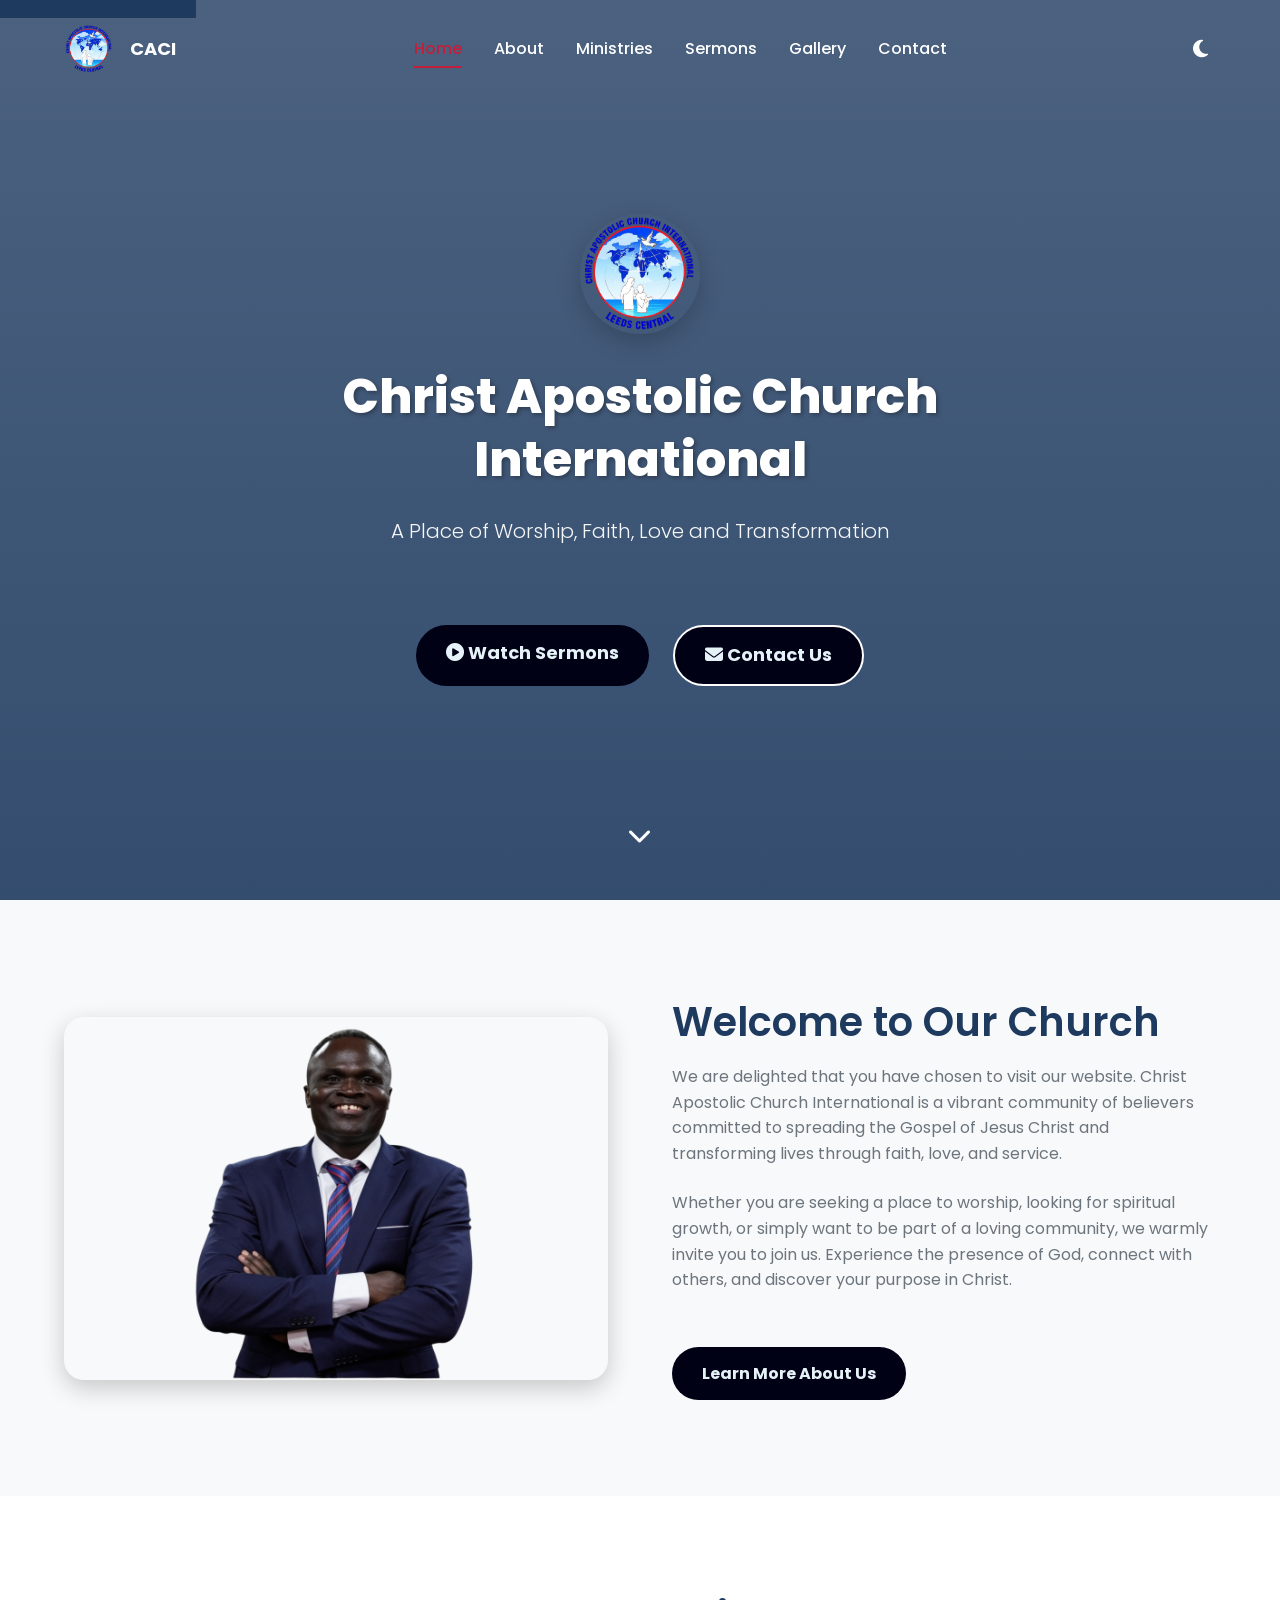
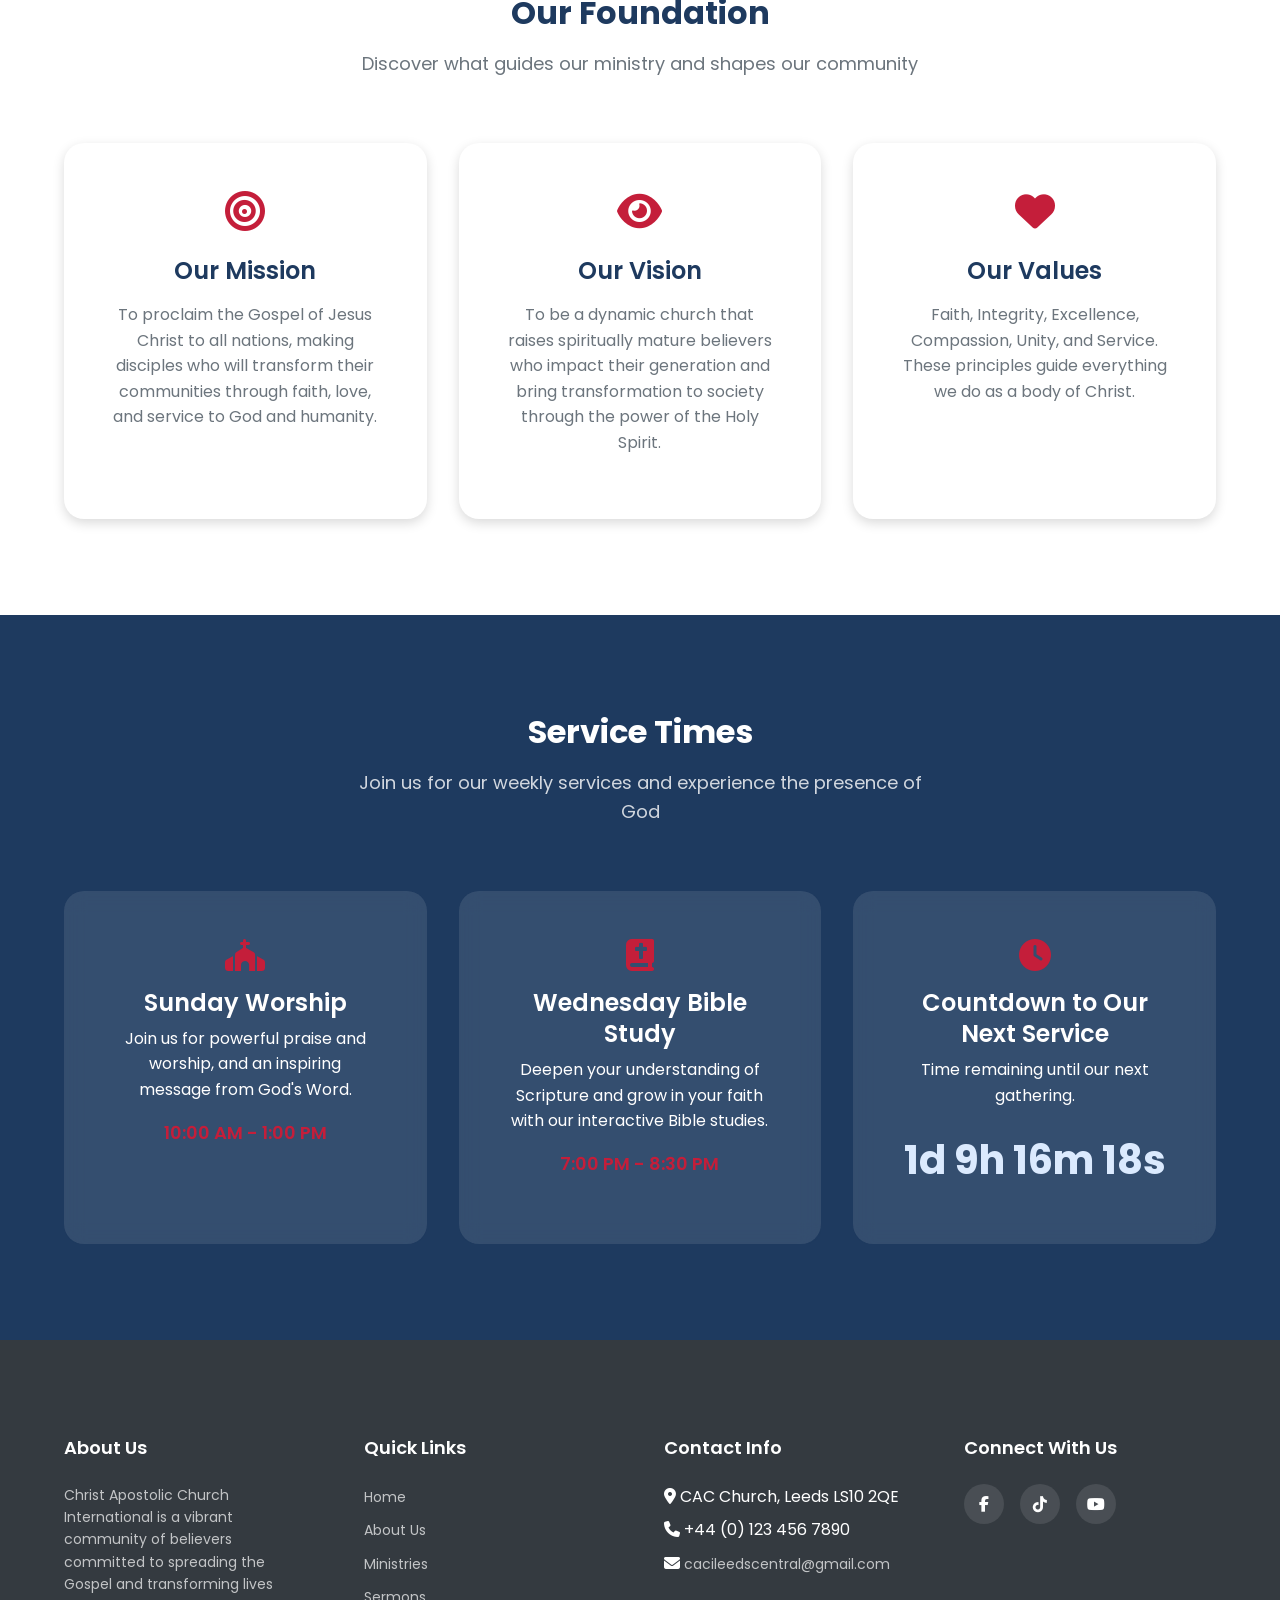
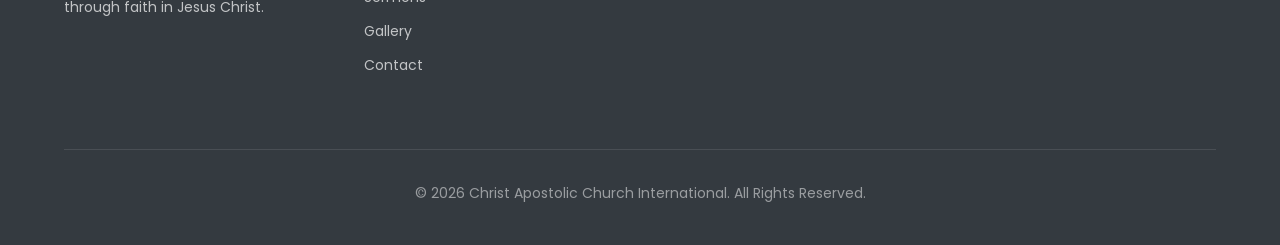
<file: index.html>
<!DOCTYPE html>
<html lang="en">
<head>
    <meta charset="UTF-8">
    <meta name="viewport" content="width=device-width, initial-scale=1.0">
    <meta name="description" content="Christ Apostolic Church International - A Place of Worship, Faith, Love and Transformation. Join us for uplifting services and spiritual growth.">
    <meta name="keywords" content="church, worship, faith, Christ Apostolic Church, prayer, community">
    <meta name="author" content="Christ Apostolic Church International">

    <!-- Open Graph Meta Tags -->
    <meta property="og:title" content="Christ Apostolic Church International">
    <meta property="og:description" content="A Place of Worship, Faith, Love and Transformation">
    <meta property="og:type" content="website">
    <meta property="og:image" content="images/og-image.jpg">

    <title>Christ Apostolic Church International | Home</title>

    <!-- Font Awesome -->
    <link rel="stylesheet" href="https://cdnjs.cloudflare.com/ajax/libs/font-awesome/6.4.0/css/all.min.css">

    <!-- Main Stylesheet -->
    <link rel="stylesheet" href="style.css">

    <!-- Favicon -->
    <link rel="icon" type="image/png" href="images/logo1.png">
</head>
<body>
    <!-- Skip Link for Accessibility -->
    <a href="#main-content" class="skip-link">Skip to main content</a>

    <!-- Navigation -->
    <nav class="navbar" role="navigation" aria-label="Main navigation">
        <div class="container">
            <a href="index.html" class="nav-logo">
                <img src="images/logo1.png" alt="Church Logo">
                <span class="nav-logo-text">CACI</span>
            </a>

            <ul class="nav-menu">
                <li><a href="index.html" class="nav-link active">Home</a></li>
                <li><a href="about.html" class="nav-link">About</a></li>
                <li><a href="ministries.html" class="nav-link">Ministries</a></li>
                <li><a href="sermons.html" class="nav-link">Sermons</a></li>
                <li><a href="gallery.html" class="nav-link">Gallery</a></li>
                <li><a href="contact.html" class="nav-link">Contact</a></li>
            </ul>

            <div class="nav-actions">
                <button class="theme-toggle" aria-label="Toggle dark mode">
                    <i class="fas fa-moon"></i>
                </button>
                <button class="hamburger" aria-label="Toggle menu" aria-expanded="false">
                    <span></span>
                    <span></span>
                    <span></span>
                </button>
            </div>
        </div>
    </nav>

    <!-- Main Content -->
    <main id="main-content">
        <!-- Hero Section -->
        <section class="hero">
            <div class="hero-content">
                <img src="images/logo1.png" alt="Church Logo" class="hero-logo">
                <h1 class="hero-title">Christ Apostolic Church International</h1>
                <p class="hero-subtitle">A Place of Worship, Faith, Love and Transformation</p>
                <div class="hero-buttons">
                    <a href="sermons.html" class="btn btn-primary btn-large">
                        <i class="fas fa-play-circle"></i> Watch Sermons
                    </a>
                    <a href="contact.html" class="btn btn-outline btn-large">
                        <i class="fas fa-envelope"></i> Contact Us
                    </a>
                </div>
            </div>
            <div class="scroll-indicator">
                <i class="fas fa-chevron-down" style="color: white; font-size: 24px;"></i>
            </div>
        </section>

        <!-- Welcome Section -->
        <section class="section welcome">
            <div class="container">
                <div class="welcome-grid">
                    <div class="welcome-image fade-in">
                        <img src="images/Hero.png" alt="Church Interior" loading="lazy">
                    </div>
                    <div class="welcome-text fade-in">
                        <h2>Welcome to Our Church</h2>
                        <p>We are delighted that you have chosen to visit our website. Christ Apostolic Church International is a vibrant community of believers committed to spreading the Gospel of Jesus Christ and transforming lives through faith, love, and service.</p>
                        <p>Whether you are seeking a place to worship, looking for spiritual growth, or simply want to be part of a loving community, we warmly invite you to join us. Experience the presence of God, connect with others, and discover your purpose in Christ.</p>
                        <a href="about.html" class="btn btn-secondary">Learn More About Us</a>
                    </div>
                </div>
            </div>
        </section>

        <!-- Mission, Vision, Values -->
        <section class="section">
            <div class="container">
                <h2 class="section-title fade-in">Our Foundation</h2>
                <p class="section-subtitle fade-in">Discover what guides our ministry and shapes our community</p>

                <div class="mission-cards">
                    <div class="mission-card fade-in delay-1">
                        <i class="fas fa-bullseye"></i>
                        <h3>Our Mission</h3>
                        <p>To proclaim the Gospel of Jesus Christ to all nations, making disciples who will transform their communities through faith, love, and service to God and humanity.</p>
                    </div>
                    <div class="mission-card fade-in delay-2">
                        <i class="fas fa-eye"></i>
                        <h3>Our Vision</h3>
                        <p>To be a dynamic church that raises spiritually mature believers who impact their generation and bring transformation to society through the power of the Holy Spirit.</p>
                    </div>
                    <div class="mission-card fade-in delay-3">
                        <i class="fas fa-heart"></i>
                        <h3>Our Values</h3>
                        <p>Faith, Integrity, Excellence, Compassion, Unity, and Service. These principles guide everything we do as a body of Christ.</p>
                    </div>
                </div>
            </div>
        </section>

        <!-- Service Times -->
        <section class="section service-times">
            <div class="container">
                <h2 class="section-title fade-in">Service Times</h2>
                <p class="section-subtitle fade-in">Join us for our weekly services and experience the presence of God</p>

                <div class="service-cards">
                    <div class="service-card fade-in delay-1">
                        <i class="fas fa-church"></i>
                        <h3>Sunday Worship</h3>
                        <p>Join us for powerful praise and worship, and an inspiring message from God's Word.</p>
                        <span class="time">10:00 AM - 1:00 PM</span>
                    </div>
                    <div class="service-card fade-in delay-2">
                        <i class="fas fa-book-bible"></i>
                        <h3>Wednesday Bible Study</h3>
                        <p>Deepen your understanding of Scripture and grow in your faith with our interactive Bible studies.</p>
                        <span class="time">7:00 PM - 8:30 PM</span>
                    </div>
                   <div class="service-card fade-in delay-3 countdown-card">
                        <i class="fas fa-clock"></i>

                        <h3>Countdown to Our Next Service</h3>
                        <p>Time remaining until our next gathering.</p>

                        <div class="countdown">
                            <div id="countdown"></div>
                        </div>
                    </div>
        </section>

    <!-- Footer -->
    <footer class="footer">
        <div class="container">
            <div class="footer-content">
                <div class="footer-col">
                    <h4>About Us</h4>
                    <p>Christ Apostolic Church International is a vibrant community of believers committed to spreading the Gospel and transforming lives through faith in Jesus Christ.</p>
                </div>
                <div class="footer-col">
                    <h4>Quick Links</h4>
                    <ul>
                        <li><a href="index.html">Home</a></li>
                        <li><a href="about.html">About Us</a></li>
                        <li><a href="ministry.html">Ministries</a></li>
                        <li><a href="sermons.html">Sermons</a></li>
                        <li><a href="gallery.html">Gallery</a></li>
                        <li><a href="contact.html">Contact</a></li>
                    </ul>
                </div>
                <div class="footer-col">
                    <h4>Contact Info</h4>
                    <ul>
                        <li><i class="fas fa-map-marker-alt"></i> CAC Church, Leeds LS10 2QE</li>
                        <li><i class="fas fa-phone"></i> +44 (0) 123 456 7890</li>
                        <li>
    <i class="fas fa-envelope"></i>
    <a href="mailto:cacileedscentral@gmail.com">cacileedscentral@gmail.com</a>
</li>
                    </ul>
                </div>
                <div class="footer-col">
                    <h4>Connect With Us</h4>
                    <div class="social-links">
                        <a href="https://www.facebook.com/share/1D46SfAcR9/?mibextid=wwXIfr" aria-label="Facebook"><i class="fab fa-facebook-f"></i></a>
                        <a href="https://www.tiktok.com/@caci.leeds.centra?_r=1&_t=ZS-97tXfU2SJIj" aria-label="Twitter"><i class="fab fa-tiktok"></i></a>
                        <a href="https://youtube.com/@cacileeds-d8y" aria-label="YouTube"><i class="fab fa-youtube"></i></a>
                    </div>
                </div>
            </div>
            <div class="footer-bottom">
                <p>&copy; 2026 Christ Apostolic Church International. All Rights Reserved.</p>
            </div>
        </div>
    </footer>

    <!-- Scroll to Top Button -->
    <button class="scroll-top" aria-label="Scroll to top">
        <i class="fas fa-chevron-up"></i>
    </button>

    <!-- JavaScript -->
    <script src="script.js"></script>
</body>
</html>
</file>
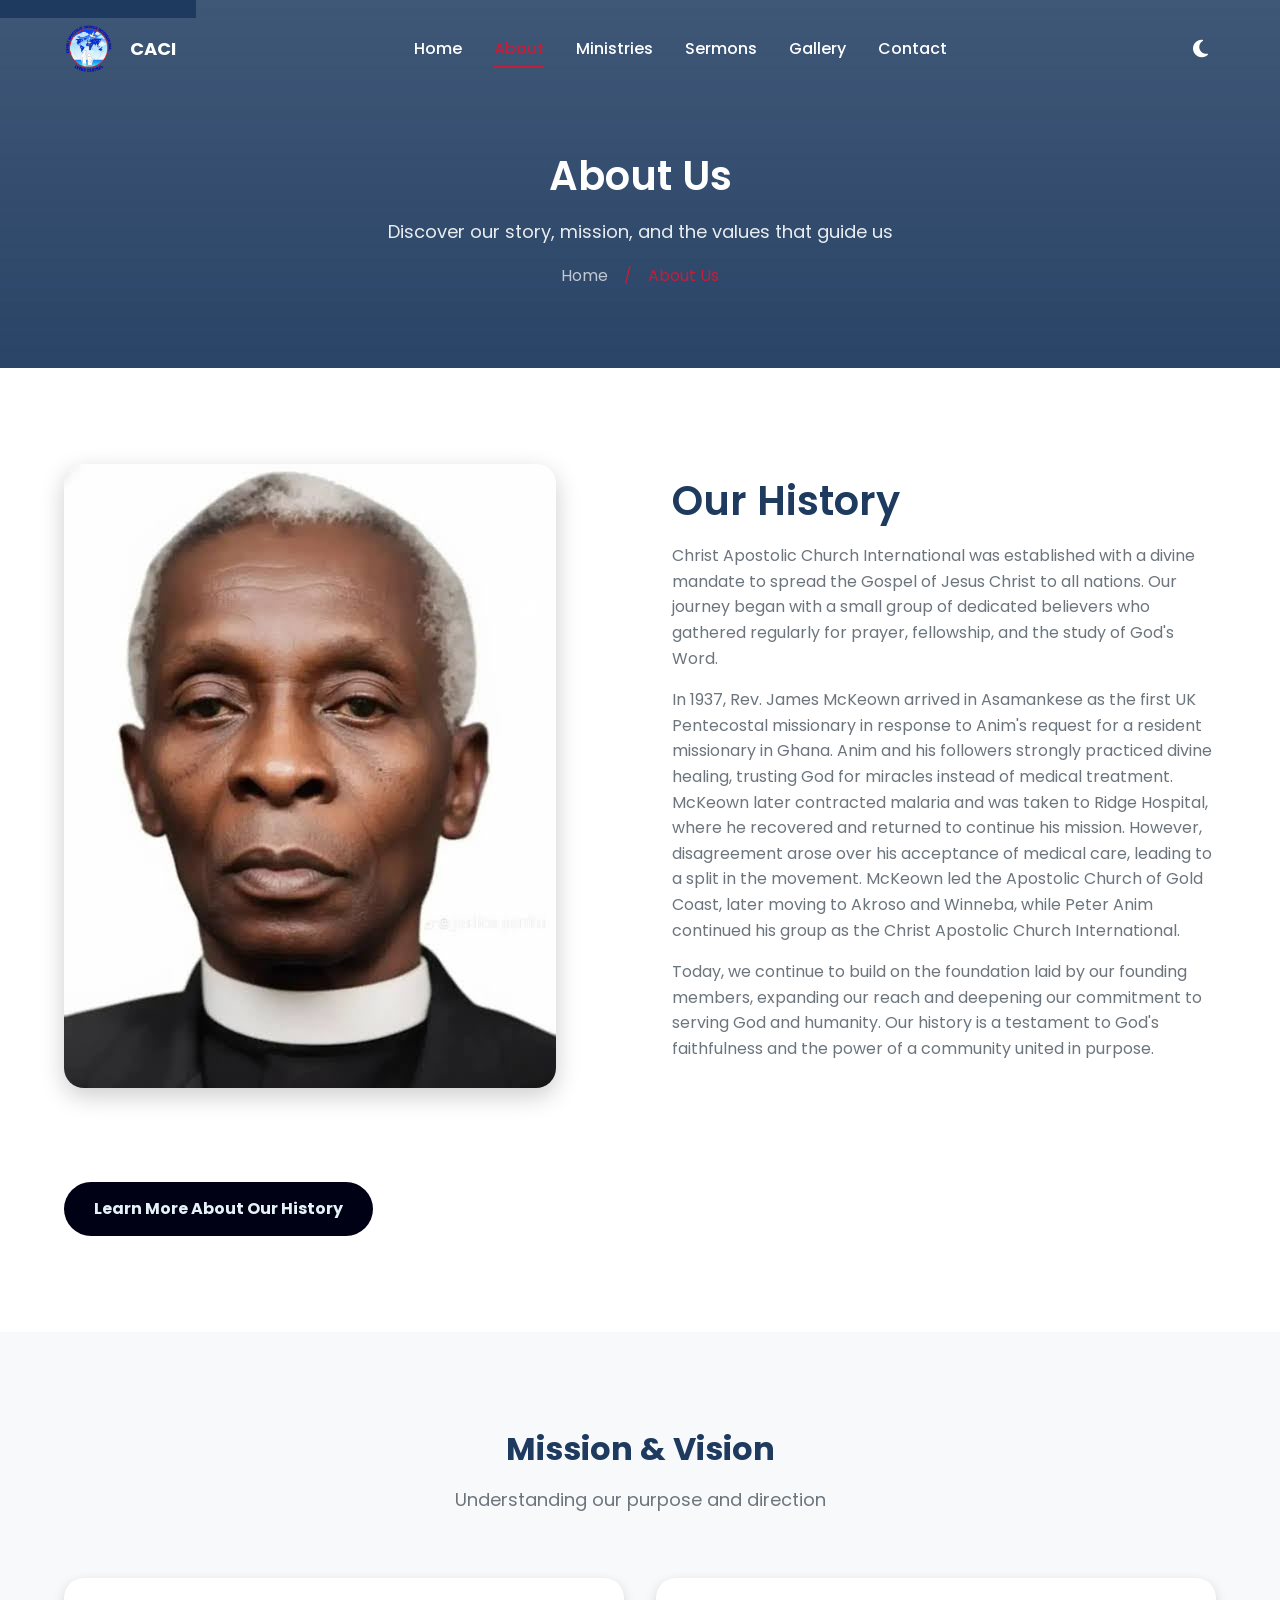
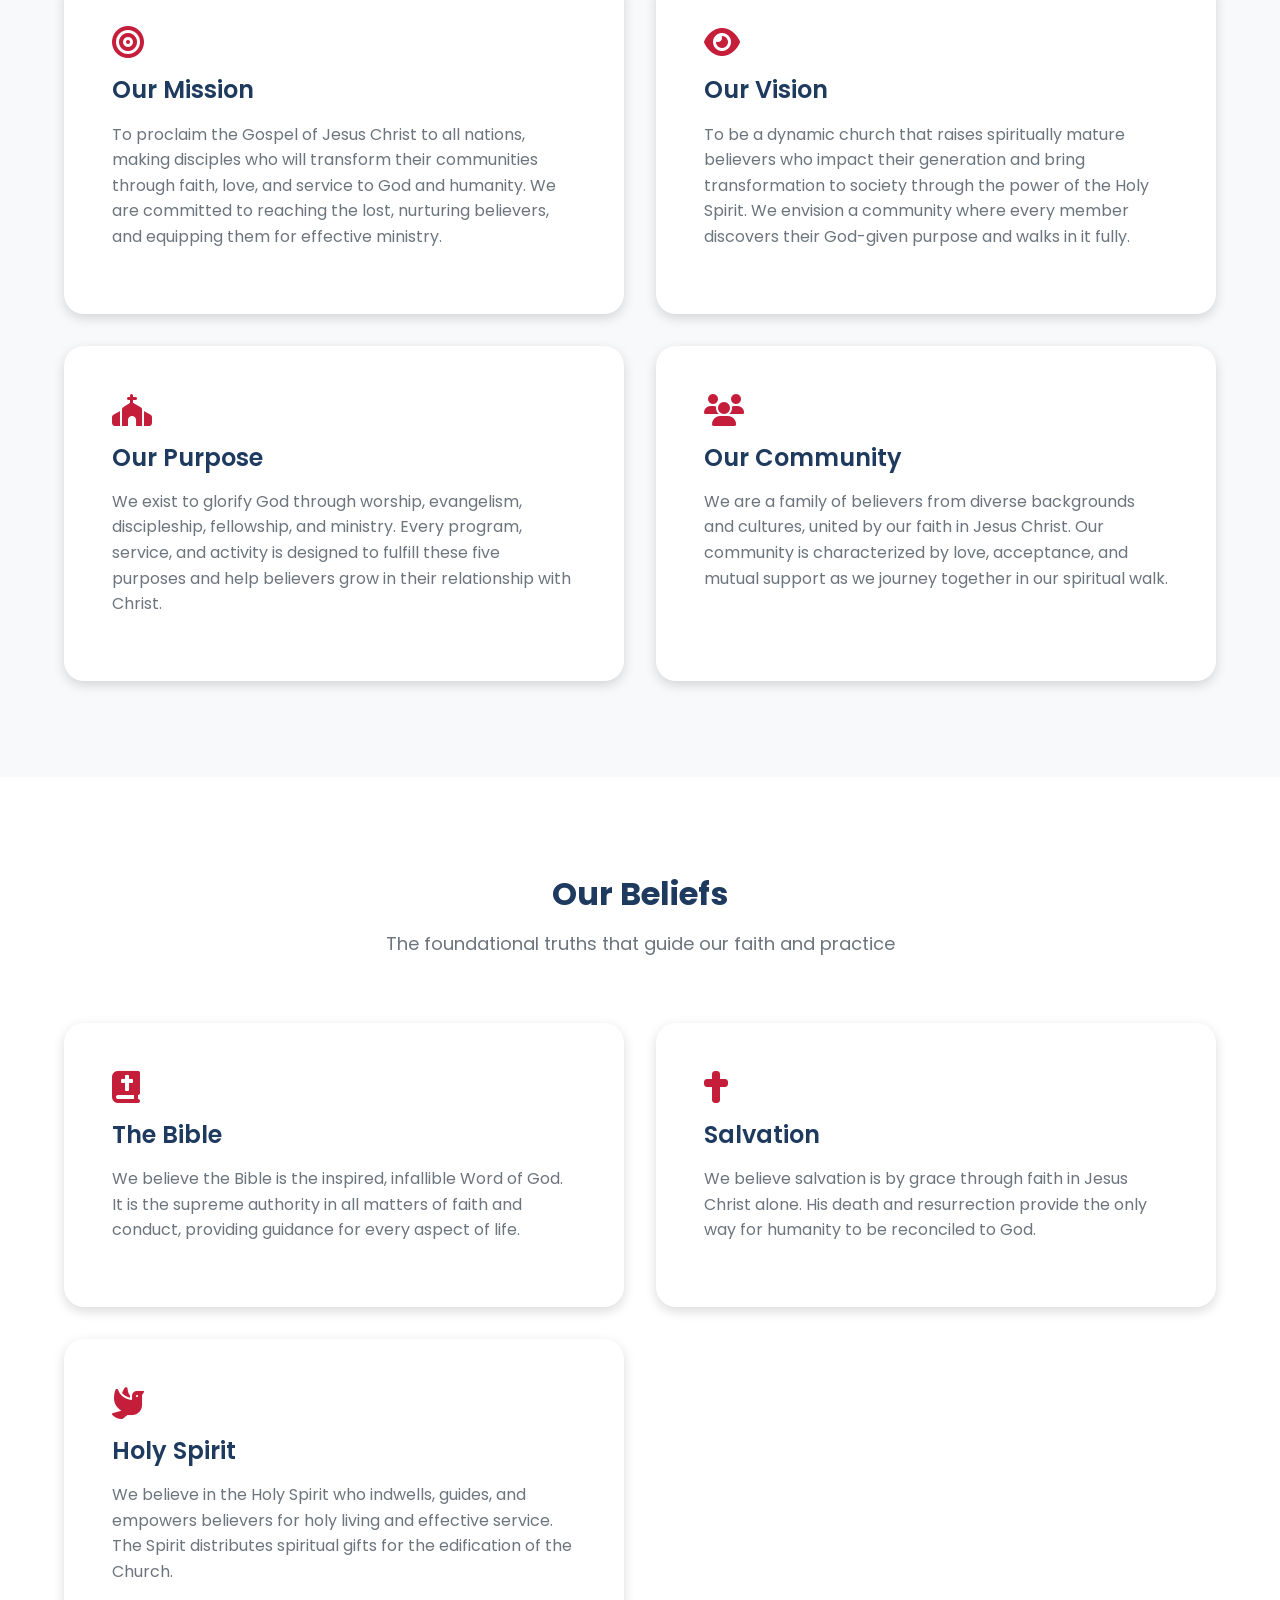
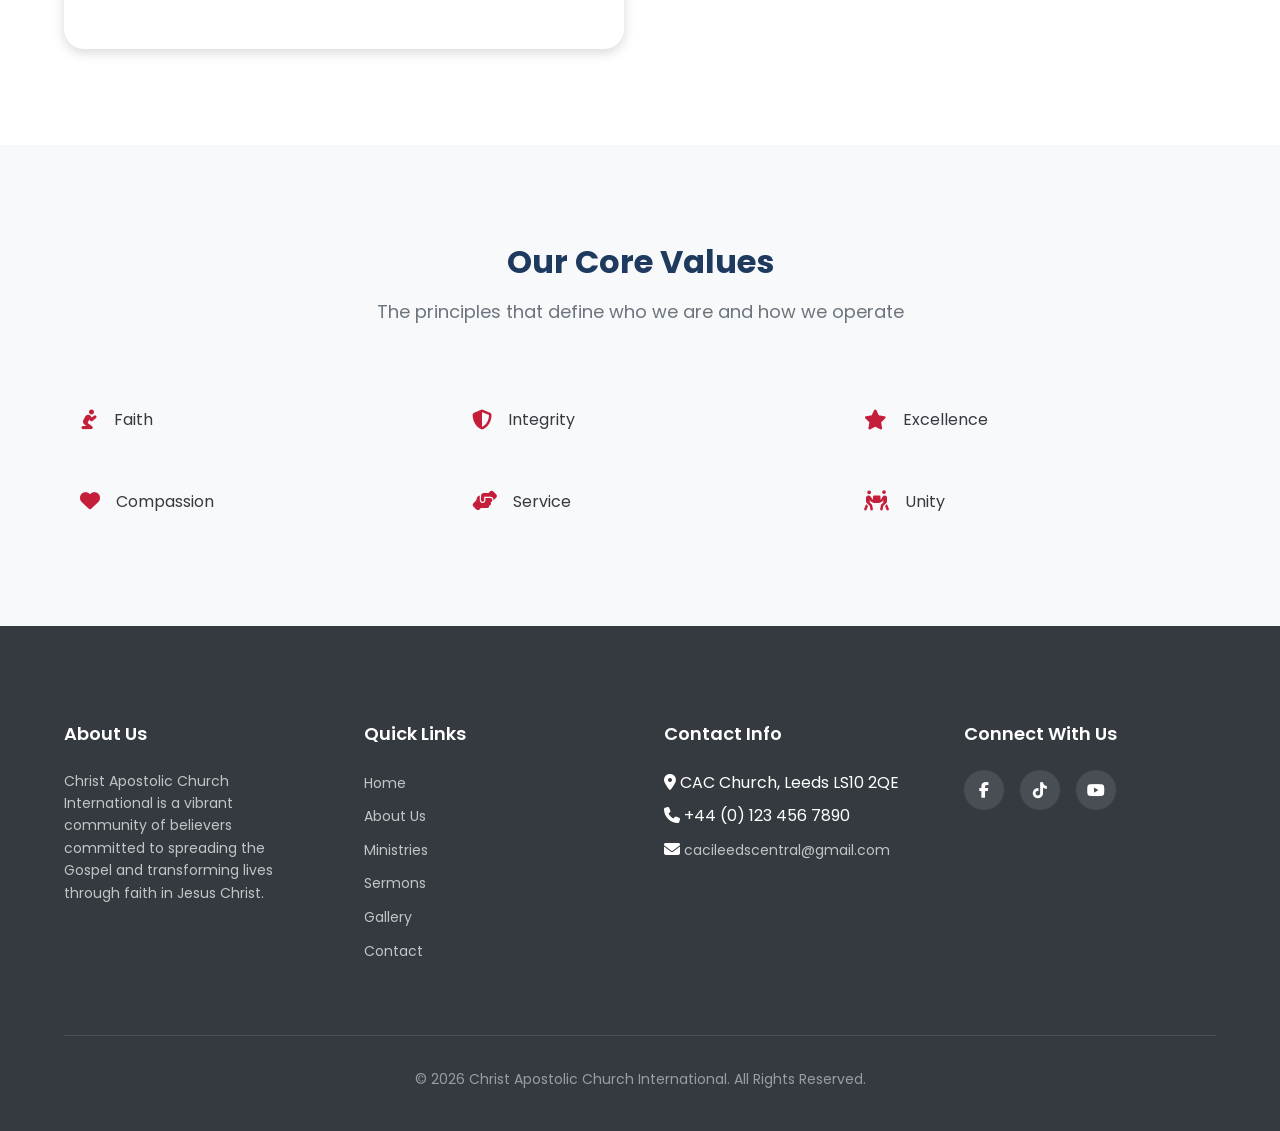
<file: about.html>
<!DOCTYPE html>
<html lang="en">
<head>
    <meta charset="UTF-8">
    <meta name="viewport" content="width=device-width, initial-scale=1.0">
    <meta name="description" content="Learn about Christ Apostolic Church International - our history, mission, vision, beliefs, and leadership.">
    <meta name="keywords" content="about church, church history, mission, vision, beliefs, leadership">

    <title>About Us | Christ Apostolic Church International</title>

    <!-- Font Awesome -->
    <link rel="stylesheet" href="https://cdnjs.cloudflare.com/ajax/libs/font-awesome/6.4.0/css/all.min.css">

    <!-- Main Stylesheet -->
    <link rel="stylesheet" href="style.css">

    <!-- Favicon -->
    <link rel="icon" type="image/png" href="images/logo1.png">
</head>
<body>
    <!-- Skip Link for Accessibility -->
    <a href="#main-content" class="skip-link">Skip to main content</a>

    <!-- Navigation -->
    <nav class="navbar" role="navigation" aria-label="Main navigation">
        <div class="container">
            <a href="index.html" class="nav-logo">
                <img src="images/logo1.png" alt="Church Logo">
                <span class="nav-logo-text">CACI</span>
            </a>

            <ul class="nav-menu">
                <li><a href="index.html" class="nav-link">Home</a></li>
                <li><a href="about.html" class="nav-link active">About</a></li>
                <li><a href="ministry.html" class="nav-link">Ministries</a></li>
                <li><a href="sermons.html" class="nav-link">Sermons</a></li>
                <li><a href="gallery.html" class="nav-link">Gallery</a></li>
                <li><a href="contact.html" class="nav-link">Contact</a></li>
            </ul>

            <div class="nav-actions">
                <button class="theme-toggle" aria-label="Toggle dark mode">
                    <i class="fas fa-moon"></i>
                </button>
                <button class="hamburger" aria-label="Toggle menu" aria-expanded="false">
                    <span></span>
                    <span></span>
                    <span></span>
                </button>
            </div>
        </div>
    </nav>

    <!-- Main Content -->
    <main id="main-content">
        <!-- Page Header -->
        <section class="page-header">
            <h1>About Us</h1>
            <p>Discover our story, mission, and the values that guide us</p>
            <div class="breadcrumb">
                <a href="index.html">Home</a>
                <span>/</span>
                <span>About Us</span>
            </div>
        </section>

        <!-- Church History -->
        <section class="section">
            <div class="container">
                <div class="about-intro">
                    <div class="fade-in slide-in-left">
                        <img src="images/logo2.jpeg" alt="Church History" loading="lazy">
                    </div>
                    <div class="fade-in slide-in-right">
                        <h2>Our History</h2>
                        <p>Christ Apostolic Church International was established with a divine mandate to spread the Gospel of Jesus Christ to all nations. Our journey began with a small group of dedicated believers who gathered regularly for prayer, fellowship, and the study of God's Word.</p>
                        <p>In 1937, Rev. James McKeown arrived in Asamankese as the first UK Pentecostal missionary
                        in response to Anim's request for a resident missionary in Ghana. Anim and his followers
                        strongly practiced divine healing, trusting God for miracles instead of medical treatment.
                        McKeown later contracted malaria and was taken to Ridge Hospital, where he recovered and
                        returned to continue his mission. However, disagreement arose over his acceptance of medical
                        care, leading to a split in the movement. McKeown led the Apostolic Church of Gold Coast,
                        later moving to Akroso and Winneba, while Peter Anim continued his group as the Christ
                        Apostolic Church International.</p>
                        <p>Today, we continue to build on the foundation laid by our founding members, expanding our reach and deepening our commitment to serving God and humanity. Our history is a testament to God's faithfulness and the power of a community united in purpose.</p>
                    </div>
                     <div class="history-btn">
                <a href="https://en.wikipedia.org/wiki/Christ_Apostolic_Church_International"
                   class="btn"
                   target="_blank"
                   rel="noopener noreferrer">
                    Learn More About Our History
                </a>
            </div>
                </div>
            </div>
        </section>

        <!-- Mission & Vision -->
        <section class="section" style="background: var(--off-white);">
            <div class="container">
                <h2 class="section-title fade-in">Mission & Vision</h2>
                <p class="section-subtitle fade-in">Understanding our purpose and direction</p>

                <div class="about-cards">
                    <div class="about-card fade-in delay-1">
                        <i class="fas fa-bullseye"></i>
                        <h3>Our Mission</h3>
                        <p>To proclaim the Gospel of Jesus Christ to all nations, making disciples who will transform their communities through faith, love, and service to God and humanity. We are committed to reaching the lost, nurturing believers, and equipping them for effective ministry.</p>
                    </div>
                    <div class="about-card fade-in delay-2">
                        <i class="fas fa-eye"></i>
                        <h3>Our Vision</h3>
                        <p>To be a dynamic church that raises spiritually mature believers who impact their generation and bring transformation to society through the power of the Holy Spirit. We envision a community where every member discovers their God-given purpose and walks in it fully.</p>
                    </div>
                    <div class="about-card fade-in delay-3">
                        <i class="fas fa-church"></i>
                        <h3>Our Purpose</h3>
                        <p>We exist to glorify God through worship, evangelism, discipleship, fellowship, and ministry. Every program, service, and activity is designed to fulfill these five purposes and help believers grow in their relationship with Christ.</p>
                    </div>
                    <div class="about-card fade-in delay-4">
                        <i class="fas fa-users"></i>
                        <h3>Our Community</h3>
                        <p>We are a family of believers from diverse backgrounds and cultures, united by our faith in Jesus Christ. Our community is characterized by love, acceptance, and mutual support as we journey together in our spiritual walk.</p>
                    </div>
                </div>
            </div>
        </section>

        <!-- Our Beliefs -->
        <section class="section">
            <div class="container">
                <h2 class="section-title fade-in">Our Beliefs</h2>
                <p class="section-subtitle fade-in">The foundational truths that guide our faith and practice</p>

                <div class="about-cards">
                    <div class="about-card fade-in delay-1">
                        <i class="fas fa-book-bible"></i>
                        <h3>The Bible</h3>
                        <p>We believe the Bible is the inspired, infallible Word of God. It is the supreme authority in all matters of faith and conduct, providing guidance for every aspect of life.</p>
                    </div>
                    <div class="about-card fade-in delay-2">
                        <i class="fas fa-cross"></i>
                        <h3>Salvation</h3>
                        <p>We believe salvation is by grace through faith in Jesus Christ alone. His death and resurrection provide the only way for humanity to be reconciled to God.</p>
                    </div>
                    <div class="about-card fade-in delay-3">
                        <i class="fas fa-dove"></i>
                        <h3>Holy Spirit</h3>
                        <p>We believe in the Holy Spirit who indwells, guides, and empowers believers for holy living and effective service. The Spirit distributes spiritual gifts for the edification of the Church.</p>
                    </div>
                   
                </div>
            </div>
        </section>

        <!-- Core Values -->
        <section class="section" style="background: var(--off-white);">
            <div class="container">
                <h2 class="section-title fade-in">Our Core Values</h2>
                <p class="section-subtitle fade-in">The principles that define who we are and how we operate</p>

                <div class="values-list fade-in">
                    <div class="value-item">
                        <i class="fas fa-pray"></i>
                        <span>Faith</span>
                    </div>
                    <div class="value-item">
                        <i class="fas fa-shield-alt"></i>
                        <span>Integrity</span>
                    </div>
                    <div class="value-item">
                        <i class="fas fa-star"></i>
                        <span>Excellence</span>
                    </div>
                    <div class="value-item">
                        <i class="fas fa-heart"></i>
                        <span>Compassion</span>
                    </div>
                    <div class="value-item">
                        <i class="fas fa-hands-helping"></i>
                        <span>Service</span>
                    </div>
                    <div class="value-item">
                        <i class="fas fa-people-carry"></i>
                        <span>Unity</span>
                    </div>
                </div>
            </div>
        </section>

    
    </main>

    <!-- Footer -->
    <footer class="footer">
        <div class="container">
            <div class="footer-content">
                <div class="footer-col">
                    <h4>About Us</h4>
                    <p>Christ Apostolic Church International is a vibrant community of believers committed to spreading the Gospel and transforming lives through faith in Jesus Christ.</p>
                </div>
                <div class="footer-col">
                    <h4>Quick Links</h4>
                    <ul>
                        <li><a href="index.html">Home</a></li>
                        <li><a href="about.html">About Us</a></li>
                        <li><a href="ministries.html">Ministries</a></li>
                        <li><a href="sermons.html">Sermons</a></li>
                        <li><a href="gallery.html">Gallery</a></li>
                        <li><a href="contact.html">Contact</a></li>
                    </ul>
                </div>
                <div class="footer-col">
                    <h4>Contact Info</h4>
                    <ul>
                        <li><i class="fas fa-map-marker-alt"></i> CAC Church, Leeds LS10 2QE</li>
                        <li><i class="fas fa-phone"></i> +44 (0) 123 456 7890</li>
                         <li>
                            <i class="fas fa-envelope"></i>
                            <a href="mailto:cacileedscentral@gmail.com">cacileedscentral@gmail.com</a>
                        </li>
                    </ul>
                </div>
                <div class="footer-col">
                    <h4>Connect With Us</h4>
                    <div class="social-links">
                        <a href="https://www.facebook.com/share/1D46SfAcR9/?mibextid=wwXIfr" aria-label="Facebook"><i class="fab fa-facebook-f"></i></a>
                        <a href="https://www.tiktok.com/@caci.leeds.centra?_r=1&_t=ZS-97tXfU2SJIj" aria-label="Twitter"><i class="fab fa-tiktok"></i></a>
                        <a href="https://youtube.com/@cacileeds-d8y" aria-label="YouTube"><i class="fab fa-youtube"></i></a>
                    </div>
                </div>
            </div>
            <div class="footer-bottom">
                <p>&copy; 2026 Christ Apostolic Church International. All Rights Reserved.</p>
            </div>
        </div>
    </footer>

    <!-- Scroll to Top Button -->
    <button class="scroll-top" aria-label="Scroll to top">
        <i class="fas fa-chevron-up"></i>
    </button>

    <!-- JavaScript -->
    <script src="script.js"></script>
</body>
</html>
</file>
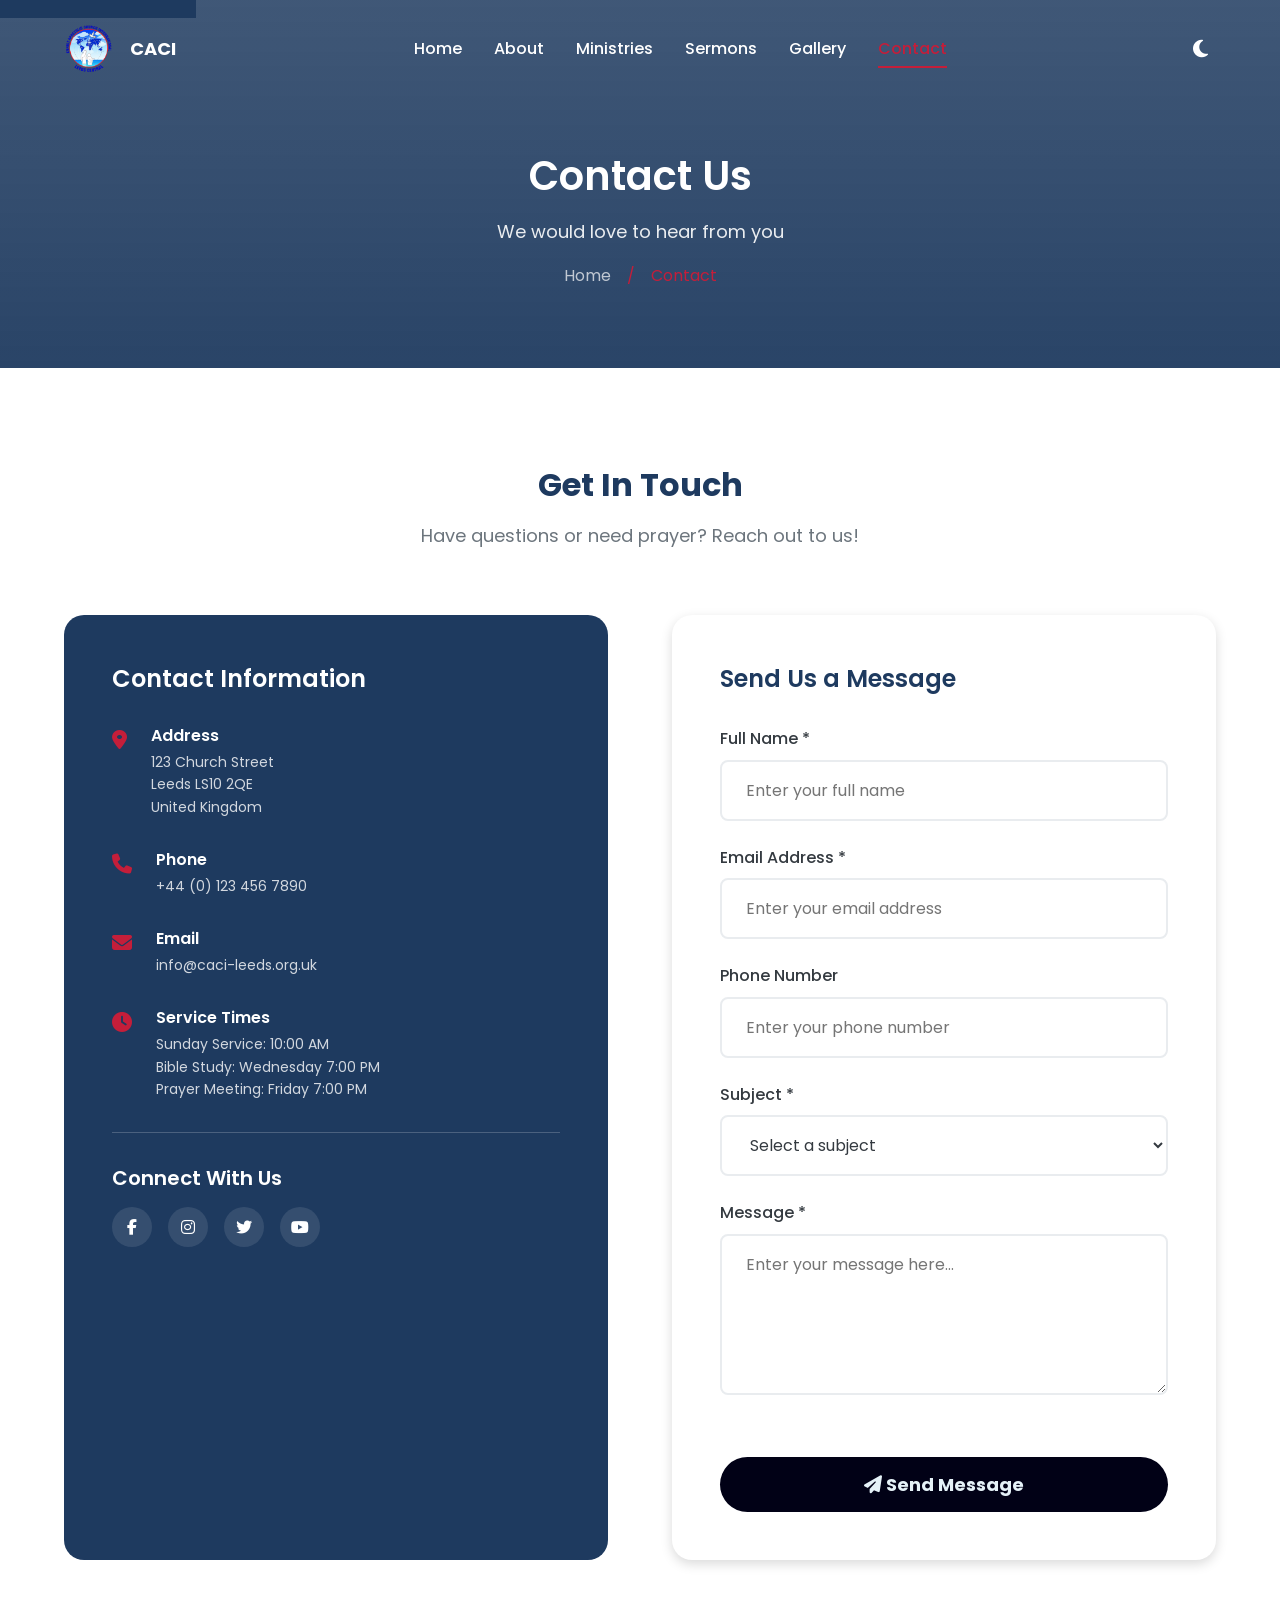
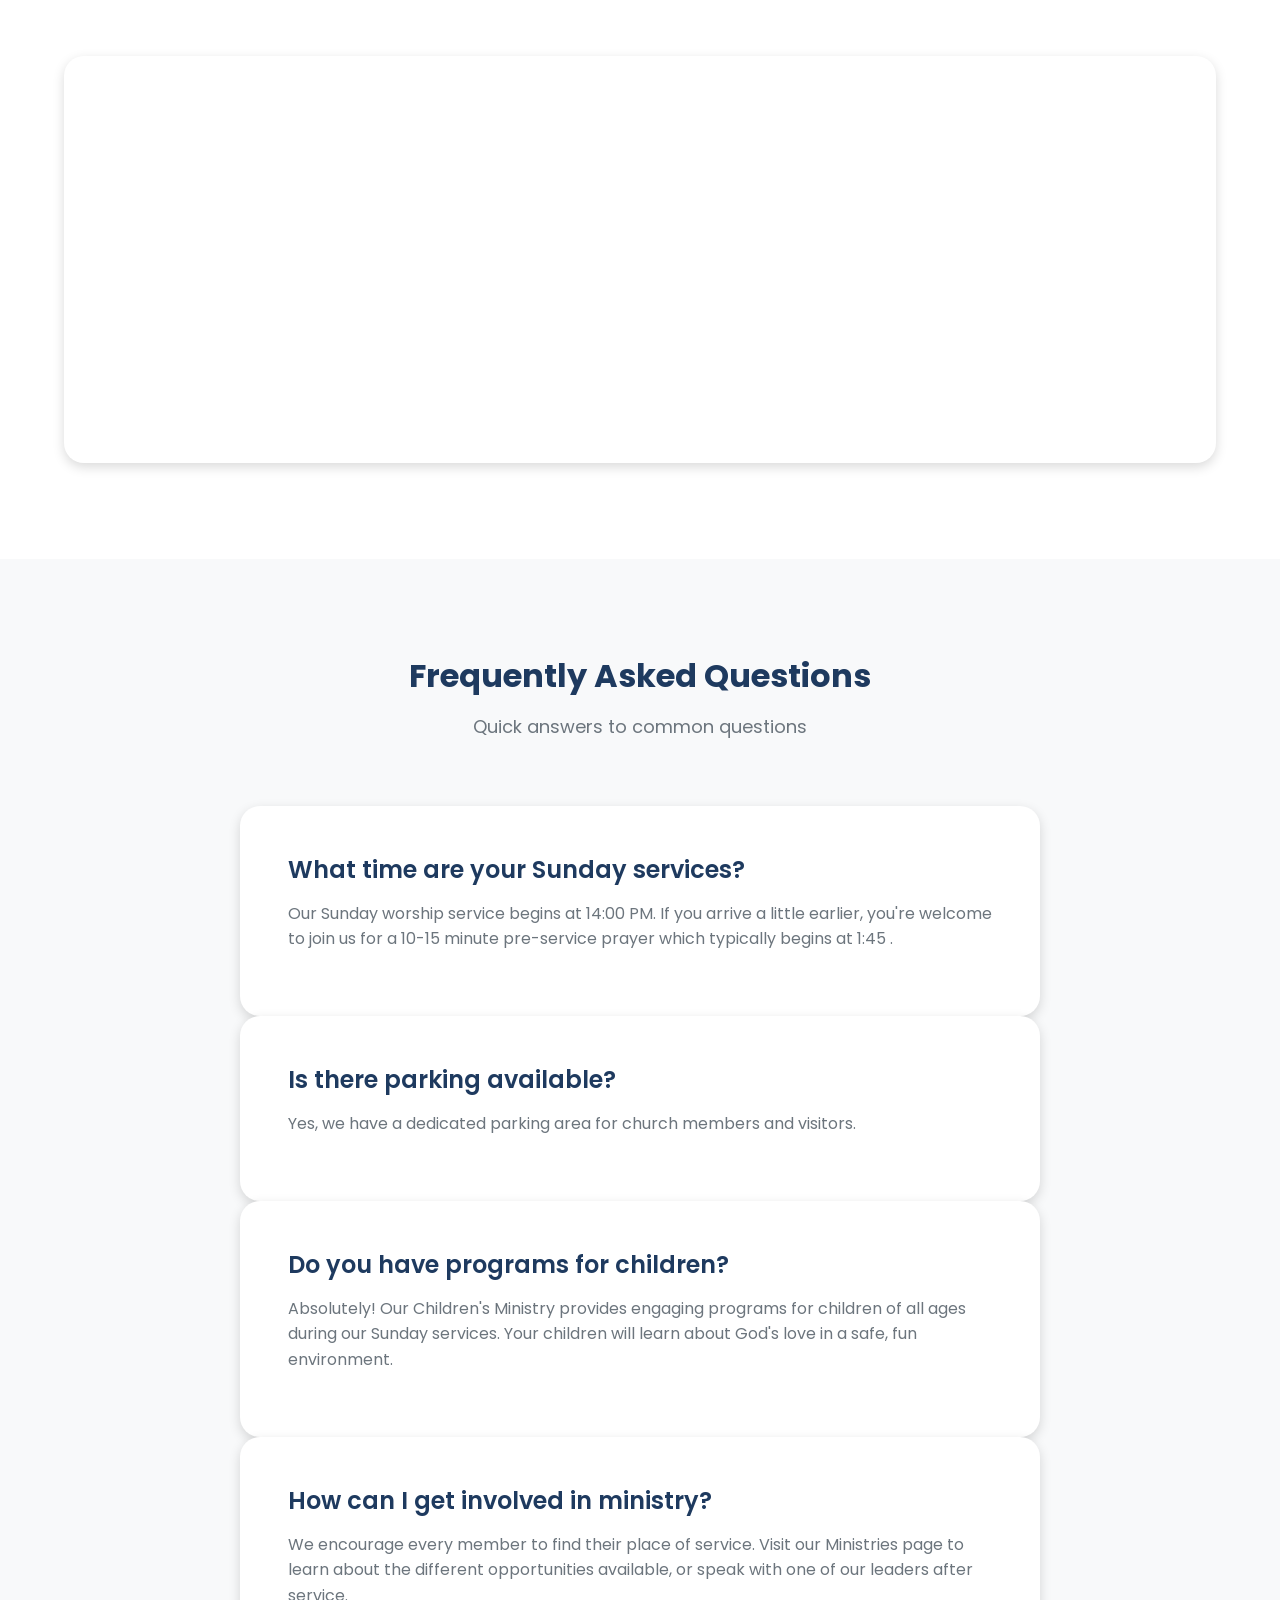
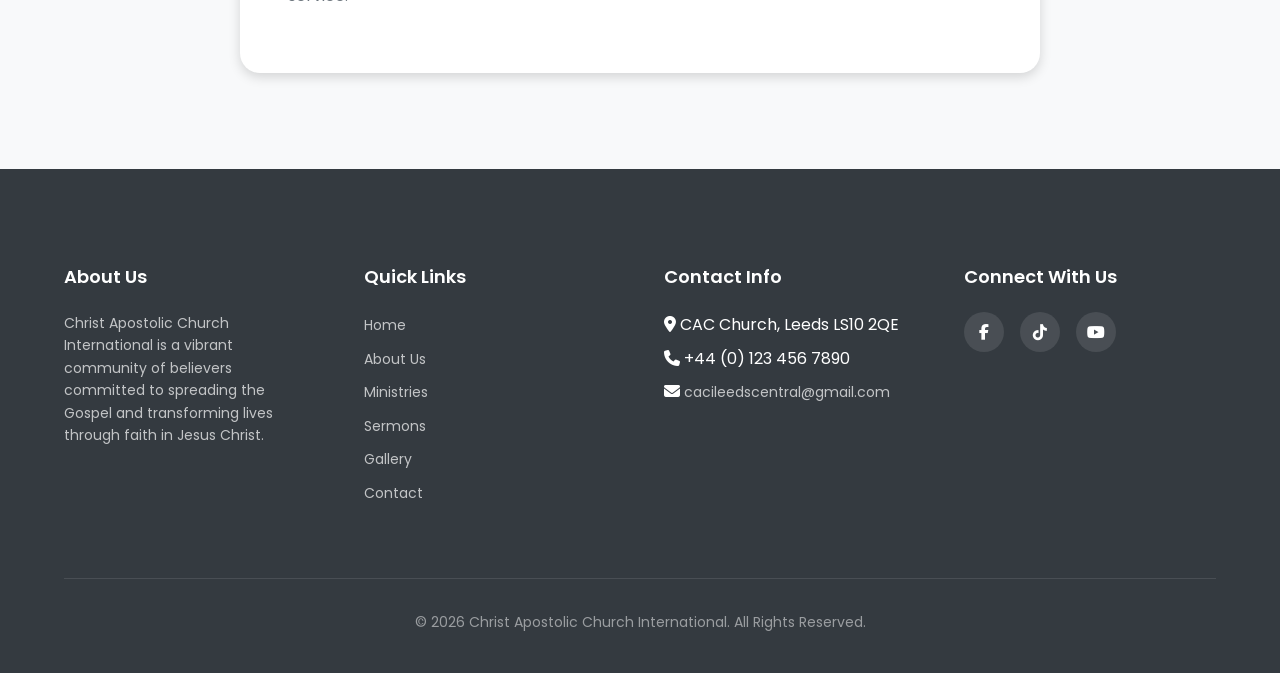
<file: contact.html>
<!DOCTYPE html>
<html lang="en">
<head>
    <meta charset="UTF-8">
    <meta name="viewport" content="width=device-width, initial-scale=1.0">
    <meta name="description" content="Contact Christ Apostolic Church International - Get in touch with us for prayers, inquiries, or to plan your visit.">
    <meta name="keywords" content="contact church, church address, church phone, church email, visit church">

    <title>Contact Us | Christ Apostolic Church International</title>

    <!-- Font Awesome -->
    <link rel="stylesheet" href="https://cdnjs.cloudflare.com/ajax/libs/font-awesome/6.4.0/css/all.min.css">

    <!-- Main Stylesheet -->
    <link rel="stylesheet" href="style.css">

    <!-- Favicon -->
    <link rel="icon" type="image/png" href="images/logo1.png">
</head>
<body>
    <!-- Skip Link for Accessibility -->
    <a href="#main-content" class="skip-link">Skip to main content</a>

    <!-- Navigation -->
    <nav class="navbar" role="navigation" aria-label="Main navigation">
        <div class="container">
            <a href="index.html" class="nav-logo">
            <img src="images/logo1.png" alt="Church Logo">

                
                <span class="nav-logo-text">CACI</span>
            </a>

            <ul class="nav-menu">
                <li><a href="index.html" class="nav-link">Home</a></li>
                <li><a href="about.html" class="nav-link">About</a></li>
                <li><a href="ministry.html" class="nav-link">Ministries</a></li>
                <li><a href="sermons.html" class="nav-link">Sermons</a></li>
                <li><a href="gallery.html" class="nav-link">Gallery</a></li>
                <li><a href="contact.html" class="nav-link active">Contact</a></li>
            </ul>

            <div class="nav-actions">
                <button class="theme-toggle" aria-label="Toggle dark mode">
                    <i class="fas fa-moon"></i>
                </button>
                <button class="hamburger" aria-label="Toggle menu" aria-expanded="false">
                    <span></span>
                    <span></span>
                    <span></span>
                </button>
            </div>
        </div>
    </nav>

    <!-- Main Content -->
    <main id="main-content">
        <!-- Page Header -->
        <section class="page-header">
            <h1>Contact Us</h1>
            <p>We would love to hear from you</p>
            <div class="breadcrumb">
                <a href="index.html">Home</a>
                <span>/</span>
                <span>Contact</span>
            </div>
        </section>

        <!-- Contact Section -->
        <section class="section">
            <div class="container">
                <h2 class="section-title fade-in">Get In Touch</h2>
                <p class="section-subtitle fade-in">Have questions or need prayer? Reach out to us!</p>

                <div class="contact-grid">
                    <!-- Contact Information -->
                    <div class="contact-info fade-in slide-in-left">
                        <h3>Contact Information</h3>

                        <div class="contact-item">
                            <i class="fas fa-map-marker-alt"></i>
                            <div>
                                <h4>Address</h4>
                                <p>123 Church Street<br>Leeds LS10 2QE<br>United Kingdom</p>
                            </div>
                        </div>

                        <div class="contact-item">
                            <i class="fas fa-phone"></i>
                            <div>
                                <h4>Phone</h4>
                                <p>+44 (0) 123 456 7890</p>
                            </div>
                        </div>

                        <div class="contact-item">
                            <i class="fas fa-envelope"></i>
                            <div>
                                <h4>Email</h4>
                                <p>info@caci-leeds.org.uk</p>
                            </div>
                        </div>

                        <div class="contact-item">
                            <i class="fas fa-clock"></i>
                            <div>
                                <h4>Service Times</h4>
                                <p>Sunday Service: 10:00 AM<br>Bible Study: Wednesday 7:00 PM<br>Prayer Meeting: Friday 7:00 PM</p>
                            </div>
                        </div>

                        <div class="contact-social">
                            <h4>Connect With Us</h4>
                            <div class="social-links">
                                <a href="#" aria-label="Facebook"><i class="fab fa-facebook-f"></i></a>
                                <a href="#" aria-label="Instagram"><i class="fab fa-instagram"></i></a>
                                <a href="#" aria-label="Twitter"><i class="fab fa-twitter"></i></a>
                                <a href="#" aria-label="YouTube"><i class="fab fa-youtube"></i></a>
                            </div>
                        </div>
                    </div>

                    <!-- Contact Form -->
                    <div class="contact-form-wrapper fade-in slide-in-right">
                        <h3>Send Us a Message</h3>

                        <form id="contactForm">
                            <div class="form-group">
                                <label for="name">Full Name *</label>
                                <input type="text" id="name" name="name" placeholder="Enter your full name" required>
                            </div>

                            <div class="form-group">
                                <label for="email">Email Address *</label>
                                <input type="email" id="email" name="email" placeholder="Enter your email address" required>
                            </div>

                            <div class="form-group">
                                <label for="phone">Phone Number</label>
                                <input type="tel" id="phone" name="phone" placeholder="Enter your phone number">
                            </div>

                            <div class="form-group">
                                <label for="subject">Subject *</label>
                                <select id="subject" name="subject" required>
                                    <option value="" disabled selected>Select a subject</option>
                                    <option value="general">General Inquiry</option>
                                    <option value="prayer">Prayer Request</option>
                                    <option value="event">Event Information</option>
                                    <option value="youth">Youth Ministry</option>
                                    <option value="other">Other</option>
                                </select>
                            </div>

                            <div class="form-group">
                                <label for="message">Message *</label>
                                <textarea id="message" name="message" placeholder="Enter your message here..." rows="5" required></textarea>
                            </div>

                            <button type="submit" class="btn btn-primary btn-large" style="width: 100%;">
                                <i class="fas fa-paper-plane"></i> Send Message
                            </button>
                        </form>
                    </div>
                </div>

                <!-- Google Maps -->
                <div class="map-container fade-in">
                    <iframe
                        src="https://www.google.com/maps/embed?pb=!1m18!1m12!1m3!1d2371.4789040604857!2d-1.5336126841932466!3d53.77457328075485!2m3!1f0!2f0!3f0!3m2!1i1024!2i768!4f13.1!3m3!1m2!1s0x48795e9c7e8e0b9d%3A0x3f1c1b8c1c6c6c6c!2sLS10%202QE%2C%20Leeds%2C%20UK!5e0!3m2!1sen!2s!4v1625000000000!5m2!1sen!2s"
                        width="100%"
                        height="400"
                        style="border:0;"
                        allowfullscreen=""
                        loading="lazy"
                        referrerpolicy="no-referrer-when-downgrade"
                        title="Christ Apostolic Church International Location">
                    </iframe>
                </div>
            </div>
        </section>

        <!-- FAQ Section -->
        <section class="section" style="background: var(--off-white);">
            <div class="container">
                <h2 class="section-title fade-in">Frequently Asked Questions</h2>
                <p class="section-subtitle fade-in">Quick answers to common questions</p>

                <div style="max-width: 800px; margin: 0 auto;">
                    <div class="about-card fade-in delay-1">
                        <h3 style="color: var(--primary-blue);">What time are your Sunday services?</h3>
                        <p>Our Sunday worship service begins at 14:00 PM. If you arrive a little earlier, you're welcome to join us for a 10-15 minute pre-service prayer which typically begins at 1:45 .</p>
                    </div>
                    <div class="about-card fade-in delay-2">
                        <h3 style="color: var(--primary-blue);">Is there parking available?</h3>
                        <p>Yes, we have a dedicated parking area for church members and visitors.</p>
                    </div>
                    <div class="about-card fade-in delay-3">
                        <h3 style="color: var(--primary-blue);">Do you have programs for children?</h3>
                        <p>Absolutely! Our Children's Ministry provides engaging programs for children of all ages during our Sunday services. Your children will learn about God's love in a safe, fun environment.</p>
                    </div>
                    <div class="about-card fade-in delay-4">
                        <h3 style="color: var(--primary-blue);">How can I get involved in ministry?</h3>
                        <p>We encourage every member to find their place of service. Visit our Ministries page to learn about the different opportunities available, or speak with one of our leaders after service.</p>
                    </div>
                </div>
            </div>
        </section>
    </main>

    <!-- Footer -->
    <footer class="footer">
        <div class="container">
            <div class="footer-content">
                <div class="footer-col">
                    <h4>About Us</h4>
                    <p>Christ Apostolic Church International is a vibrant community of believers committed to spreading the Gospel and transforming lives through faith in Jesus Christ.</p>
                </div>
                <div class="footer-col">
                    <h4>Quick Links</h4>
                    <ul>
                        <li><a href="index.html">Home</a></li>
                        <li><a href="about.html">About Us</a></li>
                        <li><a href="ministry.html">Ministries</a></li>
                        <li><a href="sermons.html">Sermons</a></li>
                        <li><a href="gallery.html">Gallery</a></li>
                        <li><a href="contact.html">Contact</a></li>
                    </ul>
                </div>
                <div class="footer-col">
                    <h4>Contact Info</h4>
                    <ul>
                        <li><i class="fas fa-map-marker-alt"></i> CAC Church, Leeds LS10 2QE</li>
                        <li><i class="fas fa-phone"></i> +44 (0) 123 456 7890</li>
                        <li>
                        <i class="fas fa-envelope"></i>
                        <a href="mailto:cacileedscentral@gmail.com">cacileedscentral@gmail.com</a>
                        </li>
                    </ul>
                </div>
                <div class="footer-col">
                    <h4>Connect With Us</h4>
                    <div class="social-links">
                        <a href="https://www.facebook.com/share/1D46SfAcR9/?mibextid=wwXIfr" aria-label="Facebook"><i class="fab fa-facebook-f"></i></a>
                        <a href="https://www.tiktok.com/@caci.leeds.centra?_r=1&_t=ZS-97tXfU2SJIj" aria-label="Twitter"><i class="fab fa-tiktok"></i></a>
                        <a href="https://youtube.com/@cacileeds-d8y" aria-label="YouTube"><i class="fab fa-youtube"></i></a>
                    </div>
                </div>
            </div>
            <div class="footer-bottom">
                <p>&copy; 2026 Christ Apostolic Church International. All Rights Reserved.</p>
            </div>
        </div>
    </footer>

    <!-- Scroll to Top Button -->
    <button class="scroll-top" aria-label="Scroll to top">
        <i class="fas fa-chevron-up"></i>
    </button>

    <!-- JavaScript -->
    <script src="script.js"></script>
</body>
</html>
</file>
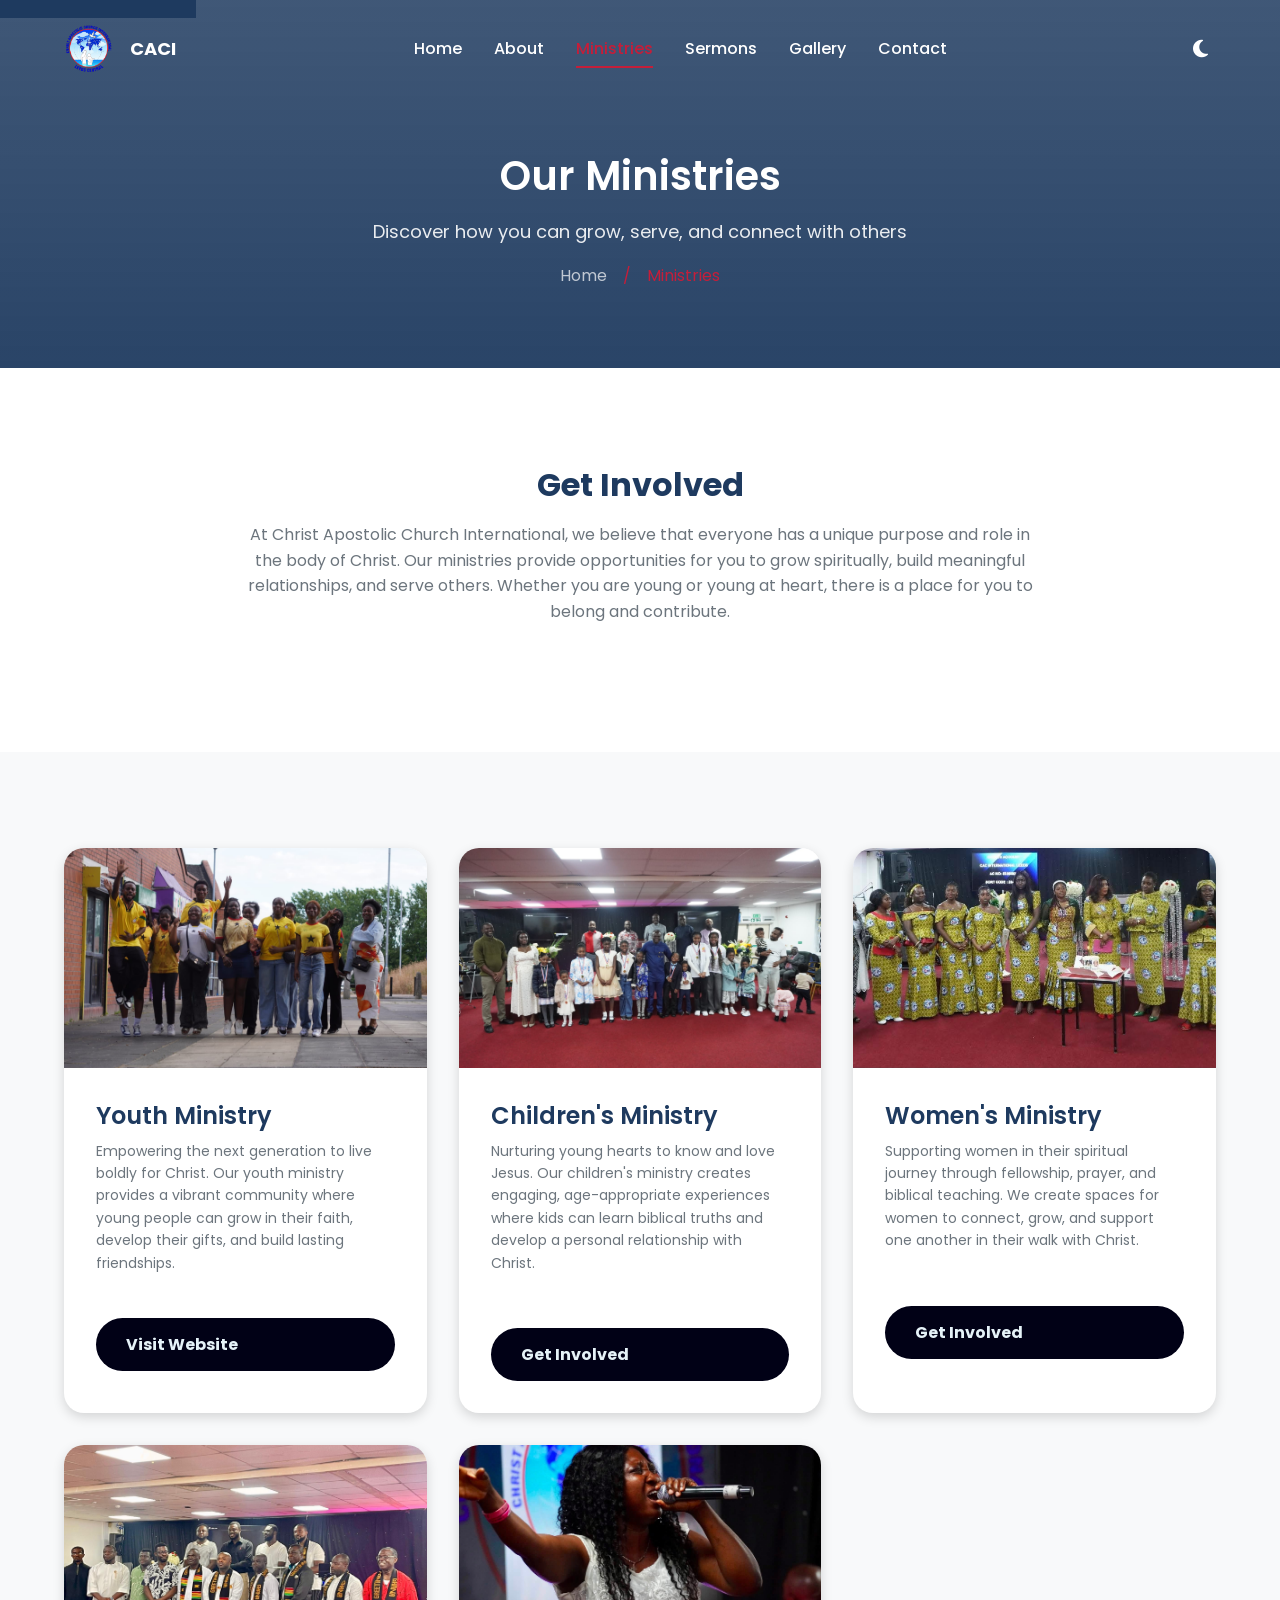
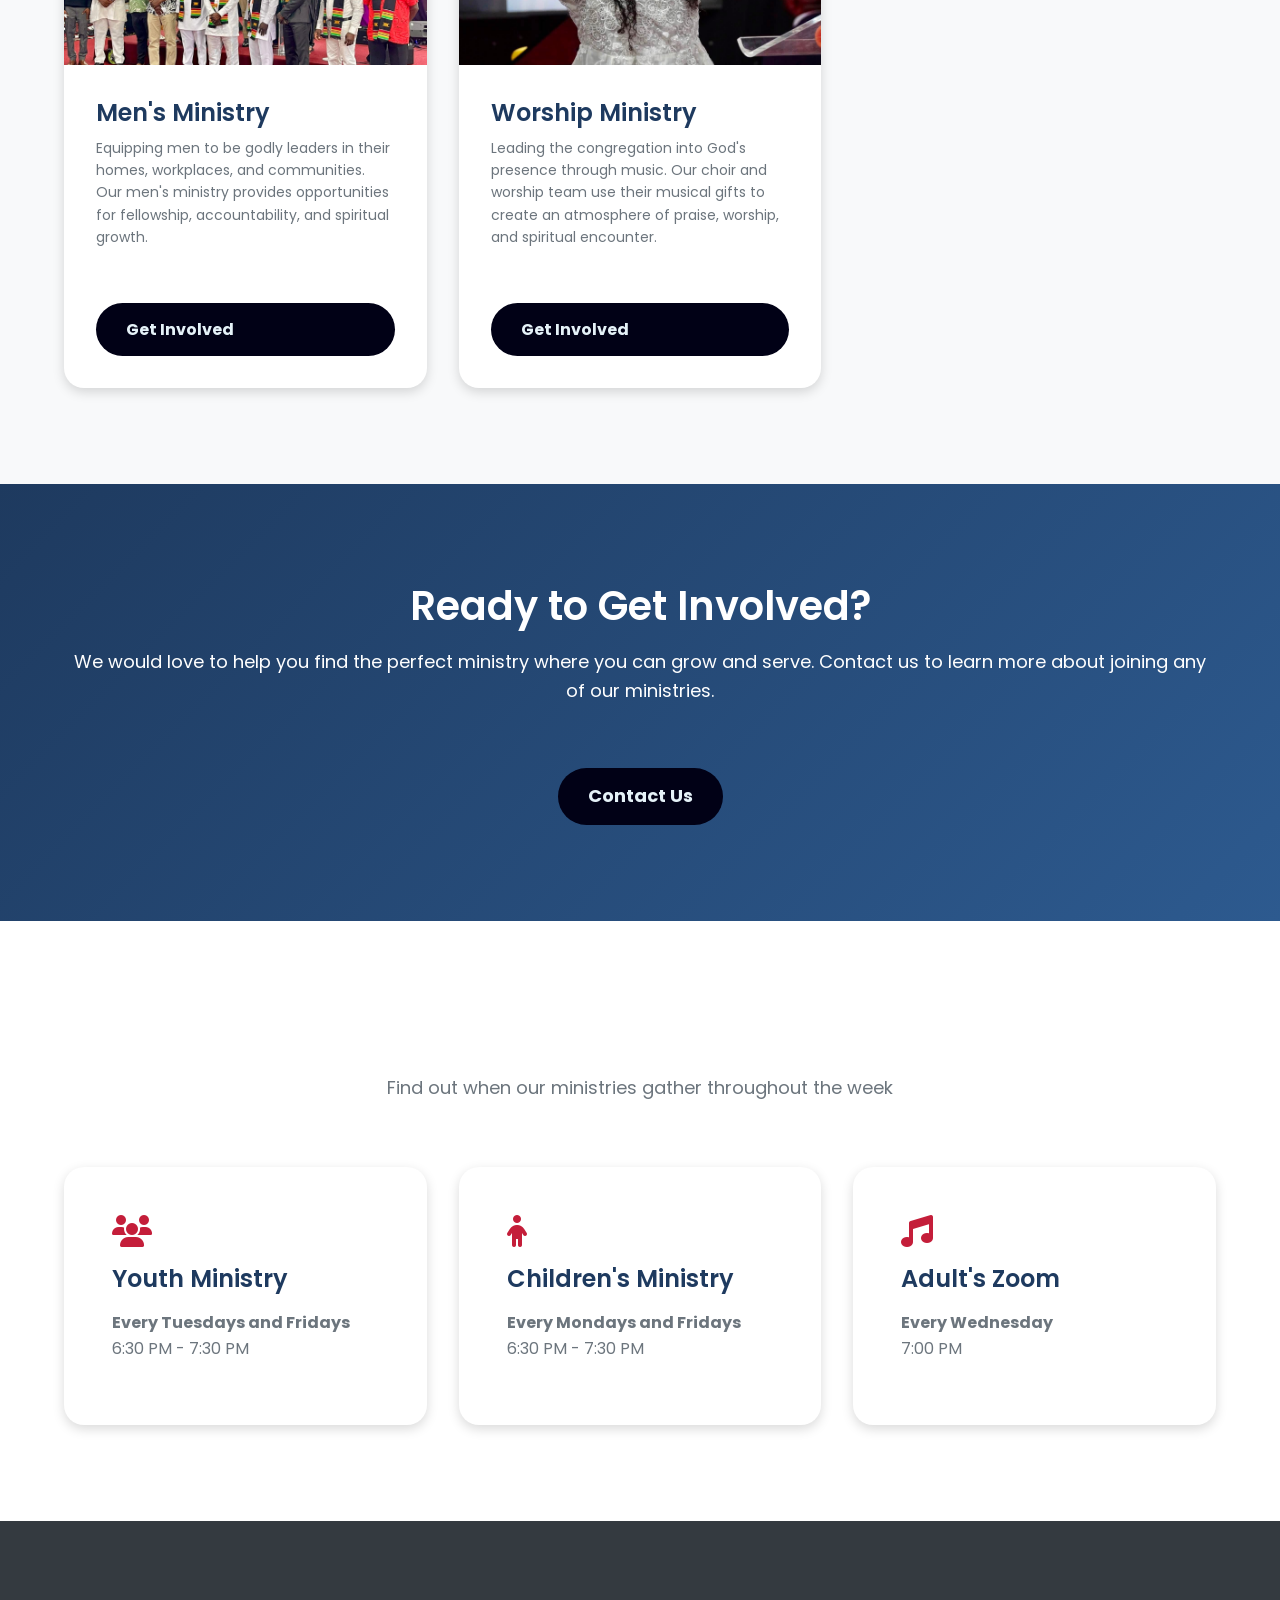
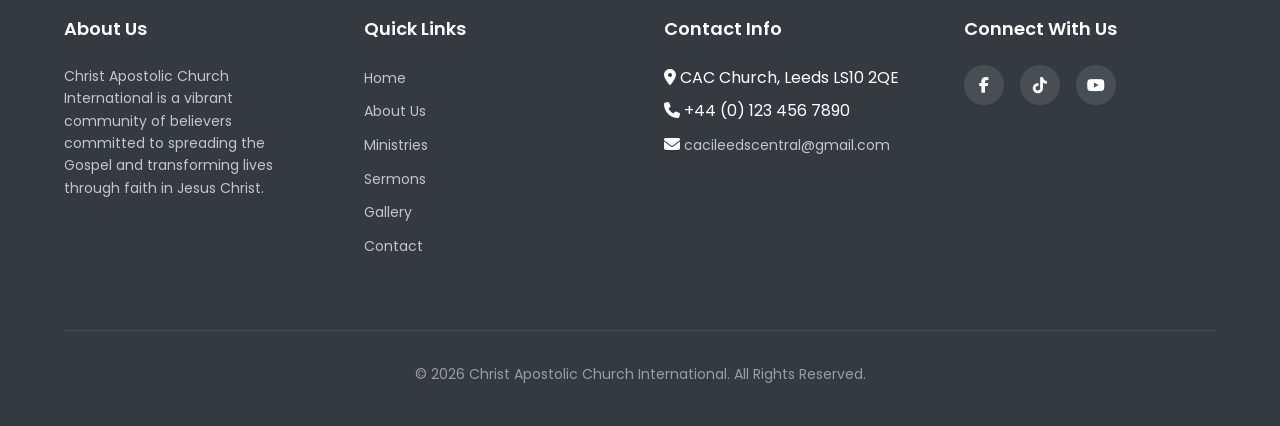
<file: ministry.html>
<!DOCTYPE html>
<html lang="en">
<head>
    <meta charset="UTF-8">
    <meta name="viewport" content="width=device-width, initial-scale=1.0">
    <meta name="description" content="Explore the various ministries at Christ Apostolic Church International - Youth, Children, Women, Men, Prayer, Evangelism, and Worship ministries.">
    <meta name="keywords" content="church ministries, youth ministry, women ministry, men ministry, prayer ministry, evangelism, worship ministry">

    <title>Our Ministries | Christ Apostolic Church International</title>

    <!-- Font Awesome -->
    <link rel="stylesheet" href="https://cdnjs.cloudflare.com/ajax/libs/font-awesome/6.4.0/css/all.min.css">

    <!-- Main Stylesheet -->
    <link rel="stylesheet" href="style.css">

    <!-- Favicon -->
    <link rel="icon" type="image/png" href="images/logo1.png">
</head>
<body>
    <!-- Skip Link for Accessibility -->
    <a href="#main-content" class="skip-link">Skip to main content</a>

    <!-- Navigation -->
    <nav class="navbar" role="navigation" aria-label="Main navigation">
        <div class="container">
            <a href="index.html" class="nav-logo">
                <img src="images/logo1.png" alt="Church Logo">

                
                <span class="nav-logo-text">CACI</span>
            </a>

            <ul class="nav-menu">
                <li><a href="index.html" class="nav-link">Home</a></li>
                <li><a href="about.html" class="nav-link">About</a></li>
                <li><a href="ministry.html" class="nav-link active">Ministries</a></li>
                <li><a href="sermons.html" class="nav-link">Sermons</a></li>
                <li><a href="gallery.html" class="nav-link">Gallery</a></li>
                <li><a href="contact.html" class="nav-link">Contact</a></li>
            </ul>

            <div class="nav-actions">
                <button class="theme-toggle" aria-label="Toggle dark mode">
                    <i class="fas fa-moon"></i>
                </button>
                <button class="hamburger" aria-label="Toggle menu" aria-expanded="false">
                    <span></span>
                    <span></span>
                    <span></span>
                </button>
            </div>
        </div>
    </nav>

    <!-- Main Content -->
    <main id="main-content">
        <!-- Page Header -->
        <section class="page-header">
            <h1>Our Ministries</h1>
            <p>Discover how you can grow, serve, and connect with others</p>
            <div class="breadcrumb">
                <a href="index.html">Home</a>
                <span>/</span>
                <span>Ministries</span>
            </div>
        </section>

        <!-- Introduction -->
        <section class="section">
            <div class="container">
                <div style="max-width: 800px; margin: 0 auto; text-align: center;">
                    <h2 class="section-title fade-in">Get Involved</h2>
                    <p class="fade-in" style="color: var(--medium-gray); margin-bottom: var(--spacing-xl);">
                        At Christ Apostolic Church International, we believe that everyone has a unique purpose and role in the body of Christ. Our ministries provide opportunities for you to grow spiritually, build meaningful relationships, and serve others. Whether you are young or young at heart, there is a place for you to belong and contribute.
                    </p>
                </div>
            </div>
        </section>

        <!-- Ministries Grid -->
        <section class="section" style="background: var(--off-white);">
            <div class="container">
                <div class="ministries-grid">
                    <!-- Youth Ministry -->
                    <div class="ministry-card fade-in delay-1">
                        <div class="ministry-card-image">
                            <img src="images/youth.jpeg" alt="Youth Ministry" loading="lazy">
                        </div>
                        <div class="ministry-card-content">
                            <h3>Youth Ministry</h3>
                            <p>Empowering the next generation to live boldly for Christ. Our youth ministry provides a vibrant community where young people can grow in their faith, develop their gifts, and build lasting friendships.</p>
                            <a href="https://cacyouthleeds.co.uk/" class="btn btn-secondary" style="margin-top: 1.25rem;">Visit Website</a>
                        </div>
                    </div>

                    <!-- Children's Ministry -->
                    <div class="ministry-card fade-in delay-2">
                        <div class="ministry-card-image">
                            <img src="images/youth2.jpeg" alt="Children's Ministry" loading="lazy">
                        </div>
                        <div class="ministry-card-content">
                            <h3>Children's Ministry</h3>
                            <p>Nurturing young hearts to know and love Jesus. Our children's ministry creates engaging, age-appropriate experiences where kids can learn biblical truths and develop a personal relationship with Christ.</p>
                            <a href="contact.html" class="btn btn-primary">Get Involved</a>
                        </div>
                    </div>

                    <!-- Women's Ministry -->
                    <div class="ministry-card fade-in delay-3">
                        <div class="ministry-card-image">
                            <img src="images/wom.jpeg" alt="Women's Ministry" loading="lazy">
                        </div>
                        <div class="ministry-card-content">
                            <h3>Women's Ministry</h3>
                            <p>Supporting women in their spiritual journey through fellowship, prayer, and biblical teaching. We create spaces for women to connect, grow, and support one another in their walk with Christ.</p>
                            <a href="contact.html" class="btn btn-primary">Get Involved</a>
                        </div>
                    </div>

                    <!-- Men's Ministry -->
                    <div class="ministry-card fade-in delay-4">
                        <div class="ministry-card-image">
                            <img src="images/gallery1.png" alt="Men's Ministry" loading="lazy">
                        </div>
                        <div class="ministry-card-content">
                            <h3>Men's Ministry</h3>
                            <p>Equipping men to be godly leaders in their homes, workplaces, and communities. Our men's ministry provides opportunities for fellowship, accountability, and spiritual growth.</p>
                            <a href="contact.html" class="btn btn-primary">Get Involved</a>
                        </div>
                    </div>


                    <!-- Choir/Worship Ministry -->
                    <div class="ministry-card fade-in delay-7">
                        <div class="ministry-card-image">
                            <img src="images/wor.jpeg" alt="Worship Ministry" loading="lazy">
                        </div>
                        <div class="ministry-card-content">
                            <h3>Worship Ministry</h3>
                            <p>Leading the congregation into God's presence through music. Our choir and worship team use their musical gifts to create an atmosphere of praise, worship, and spiritual encounter.</p>
                            <a href="contact.html" class="btn btn-primary">Get Involved</a>
                        </div>
                    </div>
                </div>
            </div>
        </section>

        <!-- Join a Ministry CTA -->
        <section class="cta">
            <div class="container">
                <h2 class="fade-in">Ready to Get Involved?</h2>
                <p class="fade-in">We would love to help you find the perfect ministry where you can grow and serve. Contact us to learn more about joining any of our ministries.</p>
                <a href="contact.html" class="btn btn-primary btn-large fade-in">Contact Us</a>
            </div>
        </section>

        <!-- Ministry Schedule -->
        <section class="section">
            <div class="container">
                <h2 class="section-title fade-in">Ministry Meeting Schedule</h2>
                <p class="section-subtitle fade-in">Find out when our ministries gather throughout the week</p>

                <div style="display: grid; grid-template-columns: repeat(auto-fit, minmax(300px, 1fr)); gap: var(--spacing-xl);">
                    <div class="about-card fade-in delay-1">
                        <i class="fas fa-users"></i>
                        <h3>Youth Ministry</h3>
                        <p><strong>Every Tuesdays and Fridays</strong><br>6:30 PM - 7:30 PM</p>
                    </div>
                    <div class="about-card fade-in delay-2">
                        <i class="fas fa-child"></i>
                        <h3>Children's Ministry</h3>
                        <p><strong>Every Mondays and Fridays</strong><br>6:30 PM - 7:30 PM</p>
                    </div>
    
                    <div class="about-card fade-in delay-6">
                        <i class="fas fa-music"></i>
                        <h3>Adult's Zoom</h3>
                        <p><strong>Every Wednesday</strong><br>7:00 PM</p>
                    </div>
                </div>
            </div>
        </section>
    </main>

    <!-- Footer -->
    <footer class="footer">
        <div class="container">
            <div class="footer-content">
                <div class="footer-col">
                    <h4>About Us</h4>
                    <p>Christ Apostolic Church International is a vibrant community of believers committed to spreading the Gospel and transforming lives through faith in Jesus Christ.</p>
                </div>
                <div class="footer-col">
                    <h4>Quick Links</h4>
                    <ul>
                        <li><a href="index.html">Home</a></li>
                        <li><a href="about.html">About Us</a></li>
                        <li><a href="ministry.html">Ministries</a></li>
                        <li><a href="sermons.html">Sermons</a></li>
                        <li><a href="gallery.html">Gallery</a></li>
                        <li><a href="contact.html">Contact</a></li>
                    </ul>
                </div>
                <div class="footer-col">
                    <h4>Contact Info</h4>
                    <ul>
                        <li><i class="fas fa-map-marker-alt"></i> CAC Church, Leeds LS10 2QE</li>
                        <li><i class="fas fa-phone"></i> +44 (0) 123 456 7890</li>
                                            <li>
    <i class="fas fa-envelope"></i>
    <a href="mailto:cacileedscentral@gmail.com">cacileedscentral@gmail.com</a>
</li>
                    </ul>
                </div>
                <div class="footer-col">
                    <h4>Connect With Us</h4>
                    <div class="social-links">
                        <a href="https://www.facebook.com/share/1D46SfAcR9/?mibextid=wwXIfr" aria-label="Facebook"><i class="fab fa-facebook-f"></i></a>
                        <a href="https://www.tiktok.com/@caci.leeds.centra?_r=1&_t=ZS-97tXfU2SJIj" aria-label="Twitter"><i class="fab fa-tiktok"></i></a>
                        <a href="https://youtube.com/@cacileeds-d8y" aria-label="YouTube"><i class="fab fa-youtube"></i></a>
                    </div>
                </div>
            </div>
            <div class="footer-bottom">
                <p>&copy; 2026 Christ Apostolic Church International. All Rights Reserved.</p>
            </div>
        </div>
    </footer>

    <!-- Scroll to Top Button -->
    <button class="scroll-top" aria-label="Scroll to top">
        <i class="fas fa-chevron-up"></i>
    </button>

    <!-- JavaScript -->
    <script src="script.js"></script>
</body>
</html>
</file>
<file: style.css>
/* ============================================
   Christ Apostolic Church International
   Main Stylesheet
   ============================================ */

/* Google Fonts */
@import url('https://fonts.googleapis.com/css2?family=Poppins:wght@300;400;500;600;700;800&display=swap');

/* CSS Custom Properties */
:root {
  /* Primary Colors */
  --primary-blue: #1e3a5f;
  --primary-blue-dark: #152a45;
  --primary-blue-light: #2d5a8f;

  /* Accent Colors */
  --accent-red: #c41e3a;
  --accent-red-dark: #9e1830;
  --accent-red-light: #e63950;

  /* Neutral Colors */
  --white: #ffffff;
  --off-white: #f8f9fa;
  --light-gray: #e9ecef;
  --medium-gray: #6c757d;
  --dark-gray: #343a40;
  --black: #212529;

  /* Shadows */
  --shadow-sm: 0 2px 4px rgba(0, 0, 0, 0.1);
  --shadow-md: 0 4px 12px rgba(0, 0, 0, 0.15);
  --shadow-lg: 0 8px 24px rgba(0, 0, 0, 0.2);
  --shadow-xl: 0 12px 48px rgba(0, 0, 0, 0.25);

  /* Typography */
  --font-family: 'Poppins', sans-serif;
  --font-size-xs: 0.75rem;
  --font-size-sm: 0.875rem;
  --font-size-base: 1rem;
  --font-size-lg: 1.125rem;
  --font-size-xl: 1.25rem;
  --font-size-2xl: 1.5rem;
  --font-size-3xl: 2rem;
  --font-size-4xl: 2.5rem;
  --font-size-5xl: 3rem;
  --font-size-6xl: 4rem;

  /* Spacing */
  --spacing-xs: 0.25rem;
  --spacing-sm: 0.5rem;
  --spacing-md: 1rem;
  --spacing-lg: 1.5rem;
  --spacing-xl: 2rem;
  --spacing-2xl: 3rem;
  --spacing-3xl: 4rem;
  --spacing-4xl: 6rem;

  /* Border Radius */
  --radius-sm: 4px;
  --radius-md: 8px;
  --radius-lg: 12px;
  --radius-xl: 20px;
  --radius-full: 50%;

  /* Transitions */
  --transition-fast: 0.2s ease;
  --transition-normal: 0.3s ease;
  --transition-slow: 0.5s ease;

  /* Container */
  --container-max: 1200px;
  --container-padding: 1.5rem;
}

/* Dark Mode Variables */
[data-theme="dark"] {
  --primary-blue: #3d6a9f;
  --primary-blue-dark: #2d5a8f;
  --primary-blue-light: #4d7aaf;
  --white: #1a1a2e;
  --off-white: #16213e;
  --light-gray: #0f3460;
  --medium-gray: #a0a0a0;
  --dark-gray: #e9ecef;
  --black: #f8f9fa;
}

/* Reset & Base Styles */
*,
*::before,
*::after {
  box-sizing: border-box;
  margin: 0;
  padding: 0;
}

html {
  scroll-behavior: smooth;
  font-size: 16px;
}

body {
  font-family: var(--font-family);
  font-size: var(--font-size-base);
  line-height: 1.6;
  color: var(--dark-gray);
  background-color: var(--white);
  overflow-x: hidden;
  transition: background-color var(--transition-normal), color var(--transition-normal);
}

/* Utility Classes */
.container {
  max-width: var(--container-max);
  margin: 0 auto;
  padding: 0 var(--container-padding);
}

.section {
  padding: var(--spacing-4xl) 0;
}

.section-title {
  font-size: var(--font-size-3xl);
  font-weight: 700;
  text-align: center;
  margin-bottom: var(--spacing-md);
  color: var(--primary-blue);
}

.section-subtitle {
  text-align: center;
  color: var(--medium-gray);
  font-size: var(--font-size-lg);
  margin-bottom: var(--spacing-3xl);
  max-width: 600px;
  margin-left: auto;
  margin-right: auto;
}

/* Typography */
h1, h2, h3, h4, h5, h6 {
  font-weight: 600;
  line-height: 1.3;
  margin-bottom: var(--spacing-md);
}

h1 { font-size: var(--font-size-5xl); }
h2 { font-size: var(--font-size-4xl); }
h3 { font-size: var(--font-size-2xl); }
h4 { font-size: var(--font-size-xl); }
h5 { font-size: var(--font-size-lg); }
h6 { font-size: var(--font-size-base); }

p {
  margin-bottom: var(--spacing-md);
}

a {
  color: var(--primary-blue);
  text-decoration: none;
  transition: color var(--transition-fast);
}

a:hover {
  color: var(--accent-red);
}

img {
  max-width: 100%;
  height: auto;
  display: block;
}

/* Buttons */
.btn {
  display: inline-flex;
  align-items: center;
  justify-content: center;
  gap: var(--spacing-sm);
  padding: var(--spacing-md) var(--spacing-xl);
  font-family: var(--font-family);
  font-size: var(--font-size-base);
  font-weight: 500;
  border: none;
  border-radius: var(--radius-lg);
  cursor: pointer;
  transition: all var(--transition-normal);
  text-decoration: none;
}

.btn-primary {
  background: var(--accent-red);
  color: var(--white);
}

.btn-primary:hover {
  background: var(--accent-red-dark);
  color: var(--white);
  transform: translateY(-2px);
  box-shadow: var(--shadow-md);
}

.btn-secondary {
  background: var(--primary-blue);
  color: var(--white);
}

.btn-secondary:hover {
  background: var(--primary-blue-dark);
  color: var(--white);
  transform: translateY(-2px);
  box-shadow: var(--shadow-md);
}

.btn-outline {
  background: transparent;
  border: 2px solid var(--white);
  color: var(--white);
}

.btn-outline:hover {
  background: var(--white);
  color: var(--primary-blue);
  transform: translateY(-2px);
}

.btn-large {
  padding: var(--spacing-lg) var(--spacing-3xl);
  font-size: var(--font-size-lg);
}

/* COUNTDOWN */
.countdown {
    margin-top: 15px;
}

#countdown {
    font-size: 40px;
    font-weight: bold;
    color: #dbeafe;
    line-height: 1.8;
}

.video {
    min-height: 350px;
    background-size: cover;
    background-position: center;
    position: relative;
    display: flex;
    justify-content: center;
    align-items: center;
    overflow: hidden;
}

.video::before {
    content: "";
    position: absolute;
    inset: 0;
    background: rgba(223, 68, 68, 0.45);
}

.video-link {
    position: relative;
    z-index: 2;
    color: rgb(255, 255, 255);
    text-align: center;
    font-size: 1.2rem;
    text-decoration: none;
    font-weight: bold;
    transition: color 0.3s ease;
}

.video-link:hover {
    color: #6b0729;
    
}

.play {
    font-size: 70px;
    margin-bottom: 15px;
    margin-top: 190px;
}

.btn{
    display:inline-block;
    margin-top:30px;
    padding:14px 30px;
    background:rgb(1, 1, 22);
    color:#e5f2f8;
    border-radius:50px;
    text-decoration:none;
    font-weight:700;
    transition:.3s;
}

.btn:hover{
    transform:translateY(-4px);
    box-shadow:0 10px 25px rgba(56,189,248,.25);
}

/* ============================================
   Navigation
   ============================================ */
.navbar {
  position: fixed;
  top: 0;
  left: 0;
  right: 0;
  z-index: 1000;
  background: transparent;
  padding: var(--spacing-lg) 0;
  transition: all var(--transition-normal);
}

.navbar.scrolled {
  background: var(--primary-blue);
  padding: var(--spacing-md) 0;
  box-shadow: var(--shadow-md);
}

.navbar .container {
  display: flex;
  align-items: center;
  justify-content: space-between;
}

.nav-logo {
  display: flex;
  align-items: center;
  gap: var(--spacing-md);
}

.nav-logo img {
  width: 50px;
  height: 50px;
  border-radius: var(--radius-full);
}

.nav-logo-text {
  color: var(--white);
  font-weight: 700;
  font-size: var(--font-size-lg);
}

.nav-menu {
  display: flex;
  align-items: center;
  gap: var(--spacing-xl);
  list-style: none;
}

.nav-link {
  color: var(--white);
  font-weight: 500;
  padding: var(--spacing-sm) 0;
  position: relative;
}

.nav-link::after {
  content: '';
  position: absolute;
  bottom: 0;
  left: 0;
  width: 0;
  height: 2px;
  background: var(--accent-red);
  transition: width var(--transition-normal);
}

.nav-link:hover::after,
.nav-link.active::after {
  width: 100%;
}

.nav-link.active {
  color: var(--accent-red);
}

.nav-actions {
  display: flex;
  align-items: center;
  gap: var(--spacing-md);
}

.theme-toggle {
  background: transparent;
  border: none;
  color: var(--white);
  cursor: pointer;
  font-size: var(--font-size-xl);
  padding: var(--spacing-sm);
  border-radius: var(--radius-full);
  transition: all var(--transition-fast);
}

.theme-toggle:hover {
  background: rgba(255, 255, 255, 0.1);
}

.hamburger {
  display: none;
  flex-direction: column;
  gap: 5px;
  background: none;
  border: none;
  cursor: pointer;
  padding: var(--spacing-sm);
}

.hamburger span {
  width: 25px;
  height: 3px;
  background: var(--white);
  border-radius: 2px;
  transition: all var(--transition-normal);
}

.hamburger.active span:nth-child(1) {
  transform: rotate(45deg) translate(6px, 6px);
}

.hamburger.active span:nth-child(2) {
  opacity: 0;
}

.hamburger.active span:nth-child(3) {
  transform: rotate(-45deg) translate(6px, -6px);
}

/* Mobile Navigation */
@media (max-width: 768px) {
  .nav-menu {
    position: fixed;
    top: 80px;
    left: 0;
    right: 0;
    background: var(--primary-blue);
    flex-direction: column;
    padding: var(--spacing-xl);
    gap: var(--spacing-lg);
    transform: translateY(-150%);
    opacity: 0;
    transition: all var(--transition-normal);
  }

  .nav-menu.active {
    transform: translateY(0);
    opacity: 1;
  }

  .hamburger {
    display: flex;
  }
}

/* ============================================
   Hero Section
   ============================================ */
.hero {
  position: relative;
  min-height: 100vh;
  display: flex;
  align-items: center;
  justify-content: center;
  text-align: center;
  background: linear-gradient(rgba(30, 58, 95, 0.8), rgba(30, 58, 95, 0.9)),
                url('https://images.pexels.com/photos/1434817/pexels-photo-1434817.jpeg?auto=compress&cs=tinysrgb&w=1920') center/cover no-repeat;
  color: var(--white);
  padding: var(--spacing-4xl) var(--container-padding);
}

.hero-content {
  max-width: 800px;
}

.hero-logo {
  width: 120px;
  height: 120px;
  border-radius: var(--radius-full);
  margin: 0 auto var(--spacing-xl);
  box-shadow: var(--shadow-lg);
}

.hero-title {
  font-size: var(--font-size-5xl);
  font-weight: 800;
  margin-bottom: var(--spacing-lg);
  text-shadow: 2px 2px 4px rgba(0, 0, 0, 0.3);
}

.hero-subtitle {
  font-size: var(--font-size-xl);
  font-weight: 300;
  margin-bottom: var(--spacing-2xl);
  opacity: 0.95;
}

.hero-buttons {
  display: flex;
  gap: var(--spacing-lg);
  justify-content: center;
  flex-wrap: wrap;
}

.scroll-indicator {
  position: absolute;
  bottom: var(--spacing-2xl);
  left: 50%;
  transform: translateX(-50%);
  animation: bounce 2s infinite;
}

@keyframes bounce {
  0%, 20%, 50%, 80%, 100% { transform: translateX(-50%) translateY(0); }
  40% { transform: translateX(-50%) translateY(-10px); }
  60% { transform: translateX(-50%) translateY(-5px); }
}

/* ============================================
   Welcome Section
   ============================================ */
.welcome {
  background: var(--off-white);
}

.welcome-grid {
  display: grid;
  grid-template-columns: 1fr 1fr;
  gap: var(--spacing-3xl);
  align-items: center;
}

.welcome-image {
  border-radius: var(--radius-xl);
  overflow: hidden;
  box-shadow: var(--shadow-lg);
}

.welcome-image img {
  transition: transform var(--transition-slow);
}

.welcome-image:hover img {
  transform: scale(1.05);
}

.welcome-text h2 {
  color: var(--primary-blue);
}

.welcome-text p {
  color: var(--medium-gray);
  margin-bottom: var(--spacing-lg);
}

@media (max-width: 768px) {
  .welcome-grid {
    grid-template-columns: 1fr;
  }
}

/* ============================================
   Mission, Vision, Values Cards
   ============================================ */
.mission-cards {
  display: grid;
  grid-template-columns: repeat(3, 1fr);
  gap: var(--spacing-xl);
}

.mission-card {
  background: var(--white);
  padding: var(--spacing-2xl);
  border-radius: var(--radius-xl);
  text-align: center;
  box-shadow: var(--shadow-md);
  transition: all var(--transition-normal);
}

.mission-card:hover {
  transform: translateY(-10px);
  box-shadow: var(--shadow-xl);
}

.mission-card i {
  font-size: var(--font-size-4xl);
  color: var(--accent-red);
  margin-bottom: var(--spacing-lg);
}

.mission-card h3 {
  color: var(--primary-blue);
  margin-bottom: var(--spacing-md);
}

.mission-card p {
  color: var(--medium-gray);
}

@media (max-width: 768px) {
  .mission-cards {
    grid-template-columns: 1fr;
  }
}

/* ============================================
   Service Times
   ============================================ */
.service-times {
  background: var(--primary-blue);
  color: var(--white);
}

.service-times .section-title {
  color: var(--white);
}

.service-times .section-subtitle {
  color: rgba(255, 255, 255, 0.8);
}

.service-cards {
  display: grid;
  grid-template-columns: repeat(3, 1fr);
  gap: var(--spacing-xl);
}

.service-card {
  background: rgba(255, 255, 255, 0.1);
  padding: var(--spacing-2xl);
  border-radius: var(--radius-xl);
  text-align: center;
  transition: all var(--transition-normal);
  backdrop-filter: blur(10px);
}

.service-card:hover {
  background: rgba(255, 255, 255, 0.2);
  transform: scale(1.05);
}

.service-card i {
  font-size: var(--font-size-3xl);
  color: var(--accent-red);
  margin-bottom: var(--spacing-md);
}

.service-card i:hover {
  transform: rotateX(90deg);
}

.service-card h3 {
  margin-bottom: var(--spacing-sm);
}

.service-card .time {
  font-size: var(--font-size-lg);
  font-weight: 600;
  color: var(--accent-red);
}

@media (max-width: 768px) {
  .service-cards {
    grid-template-columns: 1fr;
  }
}

/* ============================================
   Ministries Preview
   ============================================ */
.ministry-preview-grid {
  display: grid;
  grid-template-columns: repeat(3, 1fr);
  gap: var(--spacing-xl);
}

.ministry-preview-card {
  background: var(--white);
  border-radius: var(--radius-xl);
  overflow: hidden;
  box-shadow: var(--shadow-md);
  transition: all var(--transition-normal);
}

.ministry-preview-card:hover {
  transform: translateY(-10px);
  box-shadow: var(--shadow-xl);
}

.ministry-preview-card img {
  width: 100%;
  height: 200px;
  object-fit: cover;
  transition: transform var(--transition-slow);
}

.ministry-preview-card:hover img {
  transform: scale(1.1);
}

.ministry-preview-content {
  padding: var(--spacing-lg);
}

.ministry-preview-content h3 {
  color: var(--primary-blue);
  margin-bottom: var(--spacing-sm);
}

.ministry-preview-content p {
  color: var(--medium-gray);
  font-size: var(--font-size-sm);
}

@media (max-width: 768px) {
  .ministry-preview-grid {
    grid-template-columns: 1fr;
  }
}

/* ============================================
   Featured Sermon
   ============================================ */
.featured-sermon {
  background: var(--off-white);
}

.featured-sermon-card {
  display: grid;
  grid-template-columns: 1fr 1fr;
  gap: var(--spacing-3xl);
  background: var(--white);
  border-radius: var(--radius-xl);
  overflow: hidden;
  box-shadow: var(--shadow-lg);
}

.featured-sermon-image {
  position: relative;
  overflow: hidden;
}

.featured-sermon-image img {
  width: 100%;
  height: 100%;
  object-fit: cover;
  transition: transform var(--transition-slow);
}

.featured-sermon-card:hover .featured-sermon-image img {
  transform: scale(1.05);
}

.play-button {
  position: absolute;
  top: 50%;
  left: 50%;
  transform: translate(-50%, -50%);
  width: 80px;
  height: 80px;
  background: var(--accent-red);
  border-radius: var(--radius-full);
  display: flex;
  align-items: center;
  justify-content: center;
  color: var(--white);
  font-size: var(--font-size-2xl);
  transition: all var(--transition-normal);
  box-shadow: var(--shadow-lg);
}

.play-button:hover {
  background: var(--white);
  color: var(--accent-red);
  transform: translate(-50%, -50%) scale(1.1);
}

.featured-sermon-content {
  padding: var(--spacing-2xl);
  display: flex;
  flex-direction: column;
  justify-content: center;
}

.featured-sermon-content .badge {
  display: inline-block;
  background: var(--accent-red);
  color: var(--white);
  padding: var(--spacing-xs) var(--spacing-md);
  border-radius: var(--radius-sm);
  font-size: var(--font-size-xs);
  font-weight: 600;
  margin-bottom: var(--spacing-md);
}

.featured-sermon-content h2 {
  color: var(--primary-blue);
  margin-bottom: var(--spacing-md);
}

.featured-sermon-content p {
  color: var(--medium-gray);
  margin-bottom: var(--spacing-xl);
}

@media (max-width: 768px) {
  .featured-sermon-card {
    grid-template-columns: 1fr;
  }

  .featured-sermon-image {
    height: 250px;
  }
}

/* ============================================
   Gallery Preview
   ============================================ */
.gallery-preview-grid {
  display: grid;
  grid-template-columns: repeat(4, 1fr);
  gap: var(--spacing-md);
}

.gallery-preview-item {
  position: relative;
  overflow: hidden;
  border-radius: var(--radius-lg);
  aspect-ratio: 1;
}

.gallery-preview-item img {
  width: 100%;
  height: 100%;
  object-fit: cover;
  transition: transform var(--transition-slow);
}

.gallery-preview-item:hover img {
  transform: scale(1.1);
}

.gallery-preview-item::after {
  content: '';
  position: absolute;
  inset: 0;
  background: rgba(30, 58, 95, 0.5);
  opacity: 0;
  transition: opacity var(--transition-normal);
}

.gallery-preview-item:hover::after {
  opacity: 1;
}

@media (max-width: 768px) {
  .gallery-preview-grid {
    grid-template-columns: repeat(2, 1fr);
  }
}

/* ============================================
   Call to Action
   ============================================ */
.cta {
  background: linear-gradient(135deg, var(--primary-blue) 0%, var(--primary-blue-light) 100%);
  color: var(--white);
  text-align: center;
  padding: var(--spacing-4xl) 0;
}

.cta h2 {
  color: var(--white);
  margin-bottom: var(--spacing-md);
}

.cta p {
  font-size: var(--font-size-lg);
  opacity: 0.9;
  margin-bottom: var(--spacing-xl);
}

/* ============================================
   Footer
   ============================================ */
.footer {
  background: var(--dark-gray);
  color: var(--white);
  padding: var(--spacing-4xl) 0 var(--spacing-lg);
}

.footer-content {
  display: grid;
  grid-template-columns: repeat(4, 1fr);
  gap: var(--spacing-2xl);
  margin-bottom: var(--spacing-3xl);
}

.footer-col h4 {
  color: var(--white);
  margin-bottom: var(--spacing-lg);
  font-size: var(--font-size-lg);
}

.footer-col p {
  color: rgba(255, 255, 255, 0.7);
  font-size: var(--font-size-sm);
}

.footer-col ul {
  list-style: none;
}

.footer-col ul li {
  margin-bottom: var(--spacing-sm);
}

.footer-col ul a {
  color: rgba(255, 255, 255, 0.7);
  font-size: var(--font-size-sm);
  transition: color var(--transition-fast);
}

.footer-col ul a:hover {
  color: var(--accent-red);
}

.social-links {
  display: flex;
  gap: var(--spacing-md);
}

.social-links a {
  width: 40px;
  height: 40px;
  background: rgba(255, 255, 255, 0.1);
  border-radius: var(--radius-full);
  display: flex;
  align-items: center;
  justify-content: center;
  color: var(--white);
  transition: all var(--transition-normal);
}

.social-links a:hover {
  background: var(--accent-red);
  transform: translateY(-3px);
}

.footer-bottom {
  text-align: center;
  padding-top: var(--spacing-xl);
  border-top: 1px solid rgba(255, 255, 255, 0.1);
}

.footer-bottom p {
  color: rgba(255, 255, 255, 0.5);
  font-size: var(--font-size-sm);
}

@media (max-width: 768px) {
  .footer-content {
    grid-template-columns: 1fr 1fr;
  }
}

@media (max-width: 480px) {
  .footer-content {
    grid-template-columns: 1fr;
  }
}

/* ============================================
   Scroll to Top Button
   ============================================ */
.scroll-top {
  position: fixed;
  bottom: var(--spacing-xl);
  right: var(--spacing-xl);
  width: 50px;
  height: 50px;
  background: var(--accent-red);
  border: none;
  border-radius: var(--radius-full);
  color: var(--white);
  font-size: var(--font-size-lg);
  cursor: pointer;
  opacity: 0;
  visibility: hidden;
  transition: all var(--transition-normal);
  box-shadow: var(--shadow-md);
  z-index: 999;
}

.scroll-top.visible {
  opacity: 1;
  visibility: visible;
}

.scroll-top:hover {
  background: var(--accent-red-dark);
  transform: translateY(-5px);
}

/* ============================================
   Page Header
   ============================================ */
.page-header {
  background: linear-gradient(rgba(30, 58, 95, 0.85), rgba(30, 58, 95, 0.95)),
                url('https://images.pexels.com/photos/1434817/pexels-photo-1434817.jpeg?auto=compress&cs=tinysrgb&w=1920') center/cover no-repeat;
  color: var(--white);
  text-align: center;
  padding: 150px 0 80px;
}

.page-header h1 {
  font-size: var(--font-size-4xl);
  margin-bottom: var(--spacing-md);
}

.page-header p {
  font-size: var(--font-size-lg);
  opacity: 0.9;
}

/* Breadcrumb */
.breadcrumb {
  display: flex;
  justify-content: center;
  gap: var(--spacing-md);
  margin-top: var(--spacing-md);
}

.breadcrumb a {
  color: rgba(255, 255, 255, 0.7);
}

.breadcrumb span {
  color: var(--accent-red);
}

/* ============================================
   About Page Styles
   ============================================ */
.about-intro {
  display: grid;
  grid-template-columns: 1fr 1fr;
  gap: var(--spacing-3xl);
  align-items: center;
}

.about-intro img {
  border-radius: var(--radius-xl);
  box-shadow: var(--shadow-lg);
}

.about-intro h2 {
  color: var(--primary-blue);
}

.about-intro p {
  color: var(--medium-gray);
}

@media (max-width: 768px) {
  .about-intro {
    grid-template-columns: 1fr;
  }
}

.about-cards {
  display: grid;
  grid-template-columns: repeat(2, 1fr);
  gap: var(--spacing-xl);
}

.about-card {
  background: var(--white);
  padding: var(--spacing-2xl);
  border-radius: var(--radius-xl);
  box-shadow: var(--shadow-md);
  transition: all var(--transition-normal);
}

.about-card:hover {
  transform: translateY(-5px);
  box-shadow: var(--shadow-lg);
}

.about-card i {
  font-size: var(--font-size-3xl);
  color: var(--accent-red);
  margin-bottom: var(--spacing-md);
}

.about-card h3 {
  color: var(--primary-blue);
}

.about-card p {
  color: var(--medium-gray);
}

@media (max-width: 768px) {
  .about-cards {
    grid-template-columns: 1fr;
  }
}

.values-list {
  display: grid;
  grid-template-columns: repeat(3, 1fr);
  gap: var(--spacing-lg);
}

.value-item {
  display: flex;
  align-items: center;
  gap: var(--spacing-md);
  padding: var(--spacing-md);
  background: var(--off-white);
  border-radius: var(--radius-md);
}

.value-item i {
  color: var(--accent-red);
  font-size: var(--font-size-xl);
}

@media (max-width: 768px) {
  .values-list {
    grid-template-columns: 1fr;
  }
}

/* Leadership Section */
.leadership-grid {
  display: grid;
  grid-template-columns: repeat(4, 1fr);
  gap: var(--spacing-xl);
}

.leader-card {
  border-radius: var(--radius-xl);
  overflow: hidden;
  position: relative;
  
}

.leader-card:hover {
  transform: translateY(-10px);
  box-shadow: var(--shadow-xl);
}

.leader-card img {
  width: 100%;
  height: 250px;
  object-fit: cover;
  object-position: top;
}

.leader-card-content{
    position:absolute;
    bottom:20px;
    left:50%;
    right: 1px;
    

    background:rgb(65, 4, 4);
    color:#f4f7fc;
    

    padding:10px 20px;
    border-radius:20px;
    font-weight:600;
    font-size: 10px;
    width: 80%;
    border-left: #29425f solid;
    margin-left: auto;
    transition: 0.3s ease-in-out;
}

.leader-card-content:hover{
  transform: translateX(-40px);
}

.leader-card-content h4 {
  font-size: 15px;
  
}

.leader-card-content .role {
  color: var(--accent-red);
  font-size: var(--font-size-sm);
  font-weight: 500;
}

.leader-card-content p {
  color: var(--medium-gray);
  font-size: var(--font-size-sm);
  margin-top: var(--spacing-sm);
}

@media (max-width: 992px) {
  .leadership-grid {
    grid-template-columns: repeat(2, 1fr);
  }
}

@media (max-width: 480px) {
  .leadership-grid {
    grid-template-columns: 1fr;
  }
}

/* Senior Pastor */
.senior-pastor {
  display: grid;
  grid-template-columns: 350px 1fr;
  gap: var(--spacing-3xl);
  align-items: center;
  margin-bottom: var(--spacing-4xl);
}

.senior-pastor-image img {
  width: 100%;
  border-radius: var(--radius-xl);
  box-shadow: var(--shadow-lg);
}

.senior-pastor-content h2 {
  color: var(--primary-blue);
}

.senior-pastor-content .role {
  color: var(--accent-red);
  font-weight: 600;
  margin-bottom: var(--spacing-lg);
}

.senior-pastor-content p {
  color: var(--medium-gray);
}

@media (max-width: 768px) {
  .senior-pastor {
    grid-template-columns: 1fr;
    text-align: center;
  }

  .senior-pastor-image {
    max-width: 300px;
    margin: 0 auto;
  }
}

/* ============================================
   Ministries Page
   ============================================ */
.ministries-grid {
  display: grid;
  grid-template-columns: repeat(3, 1fr);
  gap: var(--spacing-xl);
}

.ministry-card {
  background: var(--white);
  border-radius: var(--radius-xl);
  overflow: hidden;
  box-shadow: var(--shadow-md);
  transition: all var(--transition-normal);
}

.ministry-card:hover {
  transform: translateY(-10px);
  box-shadow: var(--shadow-xl);
}

.ministry-card-image {
  position: relative;
  height: 220px;
  overflow: hidden;
}

.ministry-card-image img {
  width: 100%;
  height: 100%;
  object-fit: cover;
  transition: transform var(--transition-slow);
}

.ministry-card:hover .ministry-card-image img {
  transform: scale(1.1);
}

.ministry-card-content {
  padding: var(--spacing-xl);
}

.ministry-card-content h3 {
  color: var(--primary-blue);
  margin-bottom: var(--spacing-sm);
}

.ministry-card-content p {
  color: var(--medium-gray);
  font-size: var(--font-size-sm);
  margin-bottom: var(--spacing-lg);
}

.ministry-card-content .btn {
  width: 100%;
}

@media (max-width: 992px) {
  .ministries-grid {
    grid-template-columns: repeat(2, 1fr);
  }
}

@media (max-width: 480px) {
  .ministries-grid {
    grid-template-columns: 1fr;
  }
}

/* ============================================
   Sermons Page
   ============================================ */
.featured-sermon-page {
  display: grid;
  grid-template-columns: 1fr 1fr;
  gap: var(--spacing-3xl);
  background: var(--white);
  border-radius: var(--radius-xl);
  overflow: hidden;
  box-shadow: var(--shadow-lg);
  margin-bottom: var(--spacing-4xl);
}

.featured-sermon-page-image {
  position: relative;
  min-height: 400px;
}

.featured-sermon-page-image img {
  width: 100%;
  height: 100%;
  object-fit: cover;
}

.featured-sermon-page-content {
  padding: var(--spacing-3xl);
  display: flex;
  flex-direction: column;
  justify-content: center;
}

.featured-sermon-page-content .badge {
  display: inline-block;
  background: var(--accent-red);
  color: var(--white);
  padding: var(--spacing-xs) var(--spacing-md);
  border-radius: var(--radius-sm);
  font-size: var(--font-size-xs);
  font-weight: 600;
  text-transform: uppercase;
  margin-bottom: var(--spacing-lg);
}

.featured-sermon-page-content h2 {
  color: var(--primary-blue);
  font-size: var(--font-size-3xl);
}

.featured-sermon-page-content p {
  color: var(--medium-gray);
  margin-bottom: var(--spacing-xl);
}

@media (max-width: 768px) {
  .featured-sermon-page {
    grid-template-columns: 1fr;
  }

  .featured-sermon-page-image {
    min-height: 250px;
  }
}

.sermons-grid {
  display: grid;
  grid-template-columns: repeat(3, 1fr);
  gap: var(--spacing-xl);
}

.sermon-card {
  background: var(--white);
  border-radius: var(--radius-xl);
  overflow: hidden;
  box-shadow: var(--shadow-md);
  transition: all var(--transition-normal);
  height: auto;
}

.sermon-card:hover {
  transform: translateY(-10px);
  box-shadow: var(--shadow-xl);
}

.sermon-card-image {
  position: relative;
  height: 180px;
  overflow: hidden;
}

.sermon-card-image img {
  width: 100%;
  height: 100%;
  object-fit: cover;
  transition: transform var(--transition-slow);
}

.sermon-card:hover .sermon-card-image img {
  transform: scale(1.1);
}

.sermon-card-image .play-icon {
  position: absolute;
  top: 50%;
  left: 50%;
  transform: translate(-50%, -50%);
  width: 50px;
  height: 50px;
  background: var(--accent-red);
  border-radius: var(--radius-full);
  display: flex;
  align-items: center;
  justify-content: center;
  color: var(--white);
  opacity: 0;
  transition: all var(--transition-normal);
}

.sermon-card:hover .sermon-card-image .play-icon {
  opacity: 1;
}

.sermon-card-content {
  padding: var(--spacing-md);
}

.sermon-card-content .date {
  color: var(--accent-red);
  font-size: var(--font-size-xs);
  font-weight: 600;
  text-transform: uppercase;
}

.sermon-card-content h4 {
  color: var(--primary-blue);
  font-size: var(--font-size-lg);
  margin: var(--spacing-sm) 0;
}

.sermon-card-content .pastor {
  color: var(--medium-gray);
  font-size: var(--font-size-sm);
  margin-bottom: var(--spacing-md);
}


/* Tablet */
@media (max-width: 992px) {

  .sermons-grid {
    grid-template-columns: repeat(2, 1fr);
  }

}


/* Mobile */
@media (max-width: 480px) {

  .sermons-grid {
    grid-template-columns: 1fr;
  }

  .sermon-card-image {
    height: 200px;
  }

}

/* ============================================
   Gallery Page
   ============================================ */
.gallery-filters {
  display: flex;
  justify-content: center;
  gap: var(--spacing-md);
  margin-bottom: var(--spacing-3xl);
  flex-wrap: wrap;
}

.filter-btn {
  padding: var(--spacing-md) var(--spacing-xl);
  background: var(--off-white);
  border: 2px solid transparent;
  border-radius: var(--radius-lg);
  font-family: var(--font-family);
  font-size: var(--font-size-base);
  font-weight: 500;
  cursor: pointer;
  transition: all var(--transition-normal);
  color: var(--dark-gray);
}

.filter-btn:hover {
  background: var(--primary-blue);
  color: var(--white);
}

.filter-btn.active {
  background: var(--accent-red);
  color: var(--white);
  border-color: var(--accent-red);
}

.gallery-grid {
  display: grid;
  grid-template-columns: repeat(4, 1fr);
  gap: var(--spacing-md);
}

.gallery-item {
  position: relative;
  overflow: hidden;
  border-radius: var(--radius-lg);
  aspect-ratio: 1;
  cursor: pointer;
  display: none;
}

.gallery-item.visible {
  display: block;
}

.gallery-item img {
  width: 100%;
  height: 100%;
  object-fit: cover;
  transition: transform var(--transition-slow);
}

.gallery-item:hover img {
  transform: scale(1.1);
}

.gallery-item-overlay {
  position: absolute;
  inset: 0;
  background: rgba(30, 58, 95, 0.7);
  display: flex;
  align-items: center;
  justify-content: center;
  opacity: 0;
  transition: opacity var(--transition-normal);
}

.gallery-item:hover .gallery-item-overlay {
  opacity: 1;
}

.gallery-item-overlay i {
  color: var(--white);
  font-size: var(--font-size-2xl);
}

@media (max-width: 992px) {
  .gallery-grid {
    grid-template-columns: repeat(3, 1fr);
  }
}

@media (max-width: 768px) {
  .gallery-grid {
    grid-template-columns: repeat(2, 1fr);
  }
}

/* ============================================
   Lightbox
   ============================================ */
.lightbox {
  position: fixed;
  inset: 0;
  background: rgba(0, 0, 0, 0.95);
  z-index: 2000;
  display: flex;
  align-items: center;
  justify-content: center;
  opacity: 0;
  visibility: hidden;
  transition: all var(--transition-normal);
}

.lightbox.active {
  opacity: 1;
  visibility: visible;
}

.lightbox-content {
  max-width: 90%;
  max-height: 90vh;
}

.lightbox-content img {
  max-width: 100%;
  max-height: 90vh;
  object-fit: contain;
  border-radius: var(--radius-md);
}

.lightbox-close {
  position: absolute;
  top: var(--spacing-xl);
  right: var(--spacing-xl);
  width: 50px;
  height: 50px;
  background: var(--white);
  border: none;
  border-radius: var(--radius-full);
  font-size: var(--font-size-xl);
  cursor: pointer;
  transition: all var(--transition-normal);
}

.lightbox-close:hover {
  background: var(--accent-red);
  color: var(--white);
}

.lightbox-nav {
  position: absolute;
  top: 50%;
  transform: translateY(-50%);
  width: 50px;
  height: 50px;
  background: var(--white);
  border: none;
  border-radius: var(--radius-full);
  font-size: var(--font-size-lg);
  cursor: pointer;
  transition: all var(--transition-normal);
}

.lightbox-nav:hover {
  background: var(--accent-red);
  color: var(--white);
}

.lightbox-prev {
  left: var(--spacing-xl);
}

.lightbox-next {
  right: var(--spacing-xl);
}

/* ============================================
   Contact Page
   ============================================ */
.contact-grid {
  display: grid;
  grid-template-columns: 1fr 1fr;
  gap: var(--spacing-3xl);
}

.contact-info {
  padding: var(--spacing-2xl);
  background: var(--primary-blue);
  border-radius: var(--radius-xl);
  color: var(--white);
}

.contact-info h3 {
  color: var(--white);
  margin-bottom: var(--spacing-xl);
}

.contact-item {
  display: flex;
  align-items: flex-start;
  gap: var(--spacing-lg);
  margin-bottom: var(--spacing-xl);
}

.contact-item i {
  font-size: var(--font-size-xl);
  color: var(--accent-red);
  margin-top: var(--spacing-xs);
}

.contact-item h4 {
  color: var(--white);
  font-size: var(--font-size-base);
  margin-bottom: var(--spacing-xs);
}

.contact-item p {
  color: rgba(255, 255, 255, 0.8);
  font-size: var(--font-size-sm);
  margin: 0;
}

.contact-social {
  margin-top: var(--spacing-xl);
  padding-top: var(--spacing-xl);
  border-top: 1px solid rgba(255, 255, 255, 0.2);
}

.contact-social h4 {
  color: var(--white);
  margin-bottom: var(--spacing-md);
}

.contact-social .social-links a {
  background: rgba(255, 255, 255, 0.1);
}

.contact-form-wrapper {
  background: var(--white);
  padding: var(--spacing-2xl);
  border-radius: var(--radius-xl);
  box-shadow: var(--shadow-md);
}

.contact-form-wrapper h3 {
  color: var(--primary-blue);
  margin-bottom: var(--spacing-xl);
}

.form-group {
  margin-bottom: var(--spacing-lg);
}

.form-group label {
  display: block;
  color: var(--dark-gray);
  font-weight: 500;
  margin-bottom: var(--spacing-sm);
}

.form-group input,
.form-group select,
.form-group textarea {
  width: 100%;
  padding: var(--spacing-md) var(--spacing-lg);
  border: 2px solid var(--light-gray);
  border-radius: var(--radius-md);
  font-family: var(--font-family);
  font-size: var(--font-size-base);
  transition: all var(--transition-fast);
  background: var(--white);
  color: var(--dark-gray);
}

.form-group input:focus,
.form-group select:focus,
.form-group textarea:focus {
  outline: none;
  border-color: var(--primary-blue);
  box-shadow: 0 0 0 3px rgba(30, 58, 95, 0.1);
}

.form-group textarea {
  min-height: 150px;
  resize: vertical;
}

.form-group select {
  cursor: pointer;
}

@media (max-width: 768px) {
  .contact-grid {
    grid-template-columns: 1fr;
  }
}

/* Map */
.map-container {
  margin-top: var(--spacing-4xl);
  border-radius: var(--radius-xl);
  overflow: hidden;
  box-shadow: var(--shadow-md);
}

.map-container iframe {
  width: 100%;
  height: 400px;
  border: none;
}

/* ============================================
   Animations
   ============================================ */
.fade-in {
  opacity: 0;
  transform: translateY(30px);
  transition: all 0.6s ease;
}

.fade-in.visible {
  opacity: 1;
  transform: translateY(0);
}

.slide-in-left {
  opacity: 0;
  transform: translateX(-50px);
  transition: all 0.6s ease;
}

.slide-in-left.visible {
  opacity: 1;
  transform: translateX(0);
}

.slide-in-right {
  opacity: 0;
  transform: translateX(50px);
  transition: all 0.6s ease;
}

.slide-in-right.visible {
  opacity: 1;
  transform: translateX(0);
}

.scale-in {
  opacity: 0;
  transform: scale(0.9);
  transition: all 0.6s ease;
}

.scale-in.visible {
  opacity: 1;
  transform: scale(1);
}

/* Staggered animation delays */
.delay-1 { transition-delay: 0.1s; }
.delay-2 { transition-delay: 0.2s; }
.delay-3 { transition-delay: 0.3s; }
.delay-4 { transition-delay: 0.4s; }
.delay-5 { transition-delay: 0.5s; }
.delay-6 { transition-delay: 0.6s; }

/* ============================================
   Loading State
   ============================================ */
.loading {
  position: relative;
  pointer-events: none;
}

.loading::after {
  content: '';
  position: absolute;
  inset: 0;
  background: rgba(255, 255, 255, 0.8);
  display: flex;
  align-items: center;
  justify-content: center;
}

/* ============================================
   Accessibility
   ============================================ */
.visually-hidden {
  position: absolute;
  width: 1px;
  height: 1px;
  padding: 0;
  margin: -1px;
  overflow: hidden;
  clip: rect(0, 0, 0, 0);
  border: 0;
}

:focus {
  outline: 2px solid var(--accent-red);
  outline-offset: 2px;
}

.skip-link {
  position: absolute;
  top: -40px;
  left: 0;
  background: var(--primary-blue);
  color: var(--white);
  padding: var(--spacing-md);
  z-index: 10000;
  transition: top var(--transition-fast);
}

.skip-link:focus {
  top: 0;
}

/* ============================================
   Lazy Loading Placeholder
   ============================================ */
.lazy-image {
  background: var(--light-gray);
  position: relative;
}

.lazy-image::before {
  content: '';
  position: absolute;
  inset: 0;
  background: linear-gradient(90deg, var(--light-gray) 0%, #f0f0f0 50%, var(--light-gray) 100%);
  background-size: 200% 100%;
  animation: shimmer 1.5s infinite;
}

@keyframes shimmer {
  0% { background-position: -200% 0; }
  100% { background-position: 200% 0; }
}

.lazy-image.loaded::before {
  display: none;
}

/* ============================================
   Print Styles
   ============================================ */
@media print {
  .navbar,
  .scroll-top,
  .theme-toggle {
    display: none !important;
  }

  .hero {
    min-height: auto;
    padding: var(--spacing-xl);
  }

  .section {
    padding: var(--spacing-xl) 0;
  }
}
</file>
